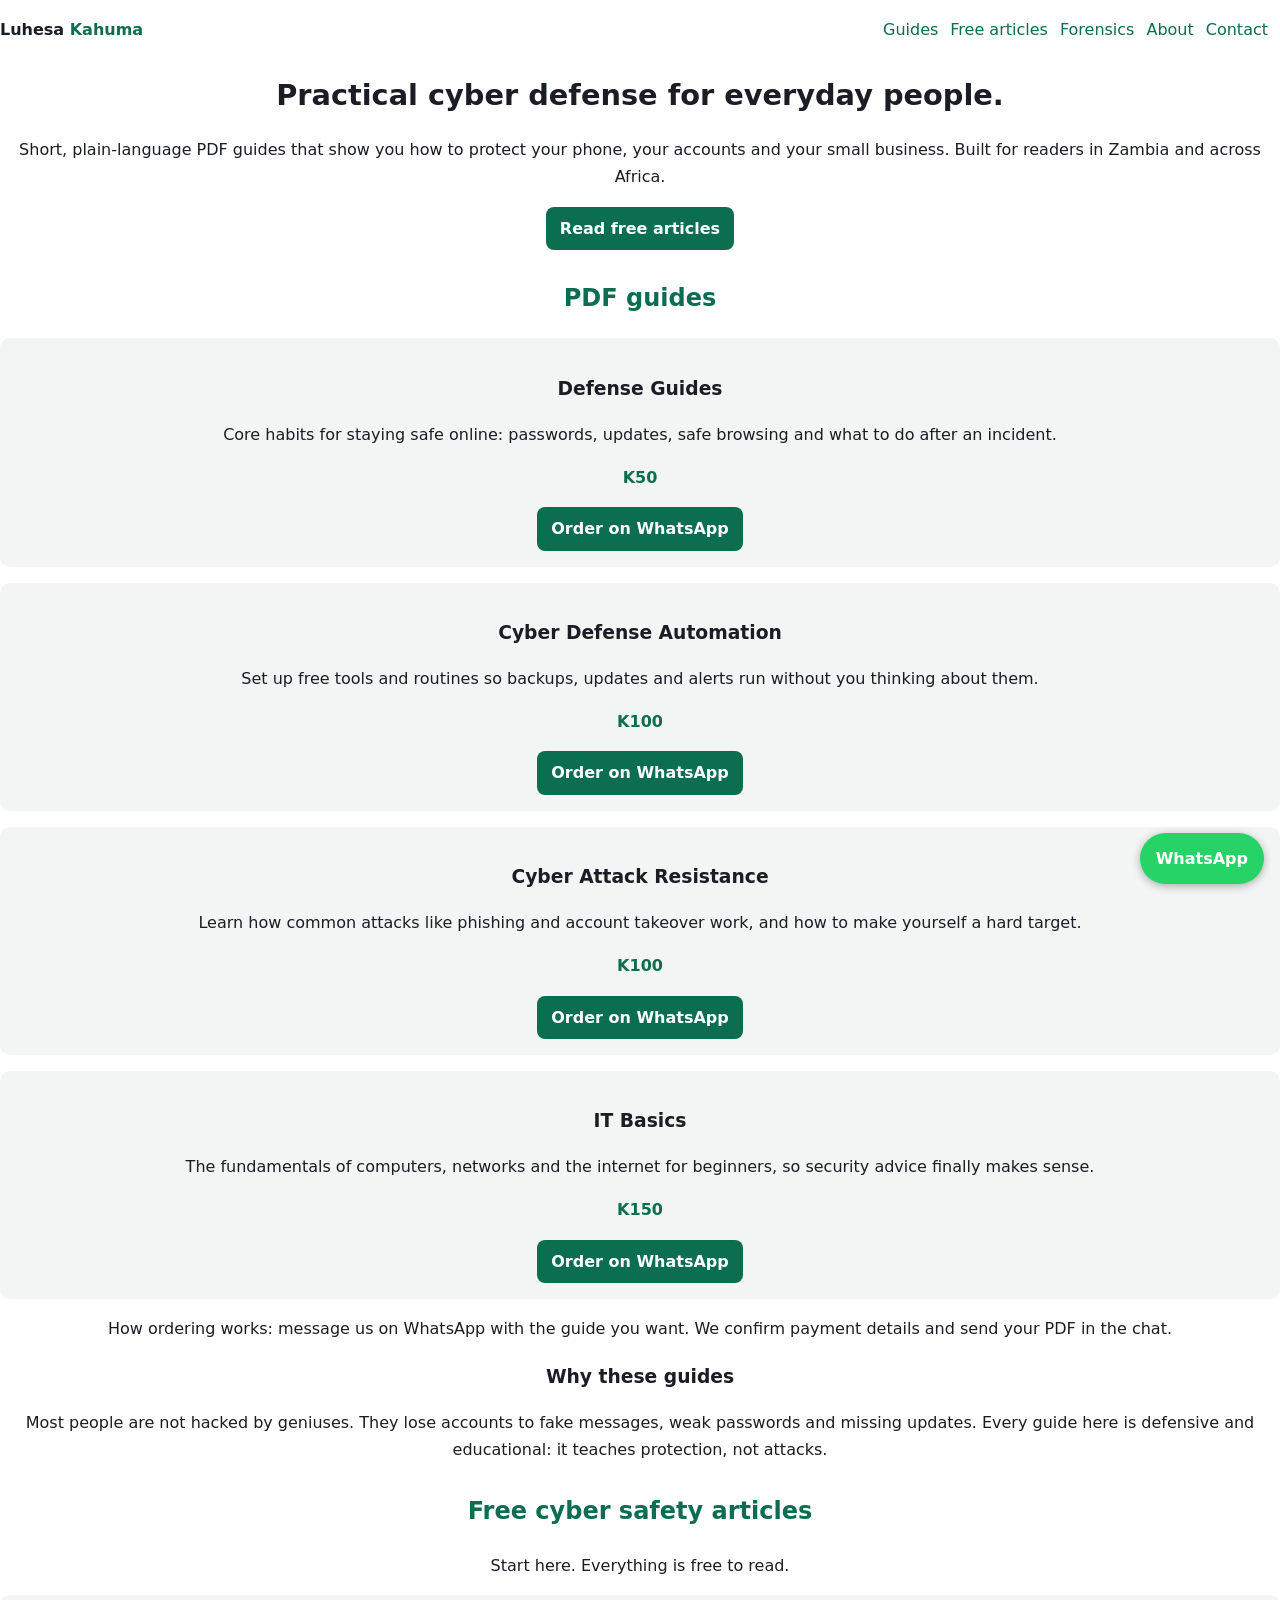
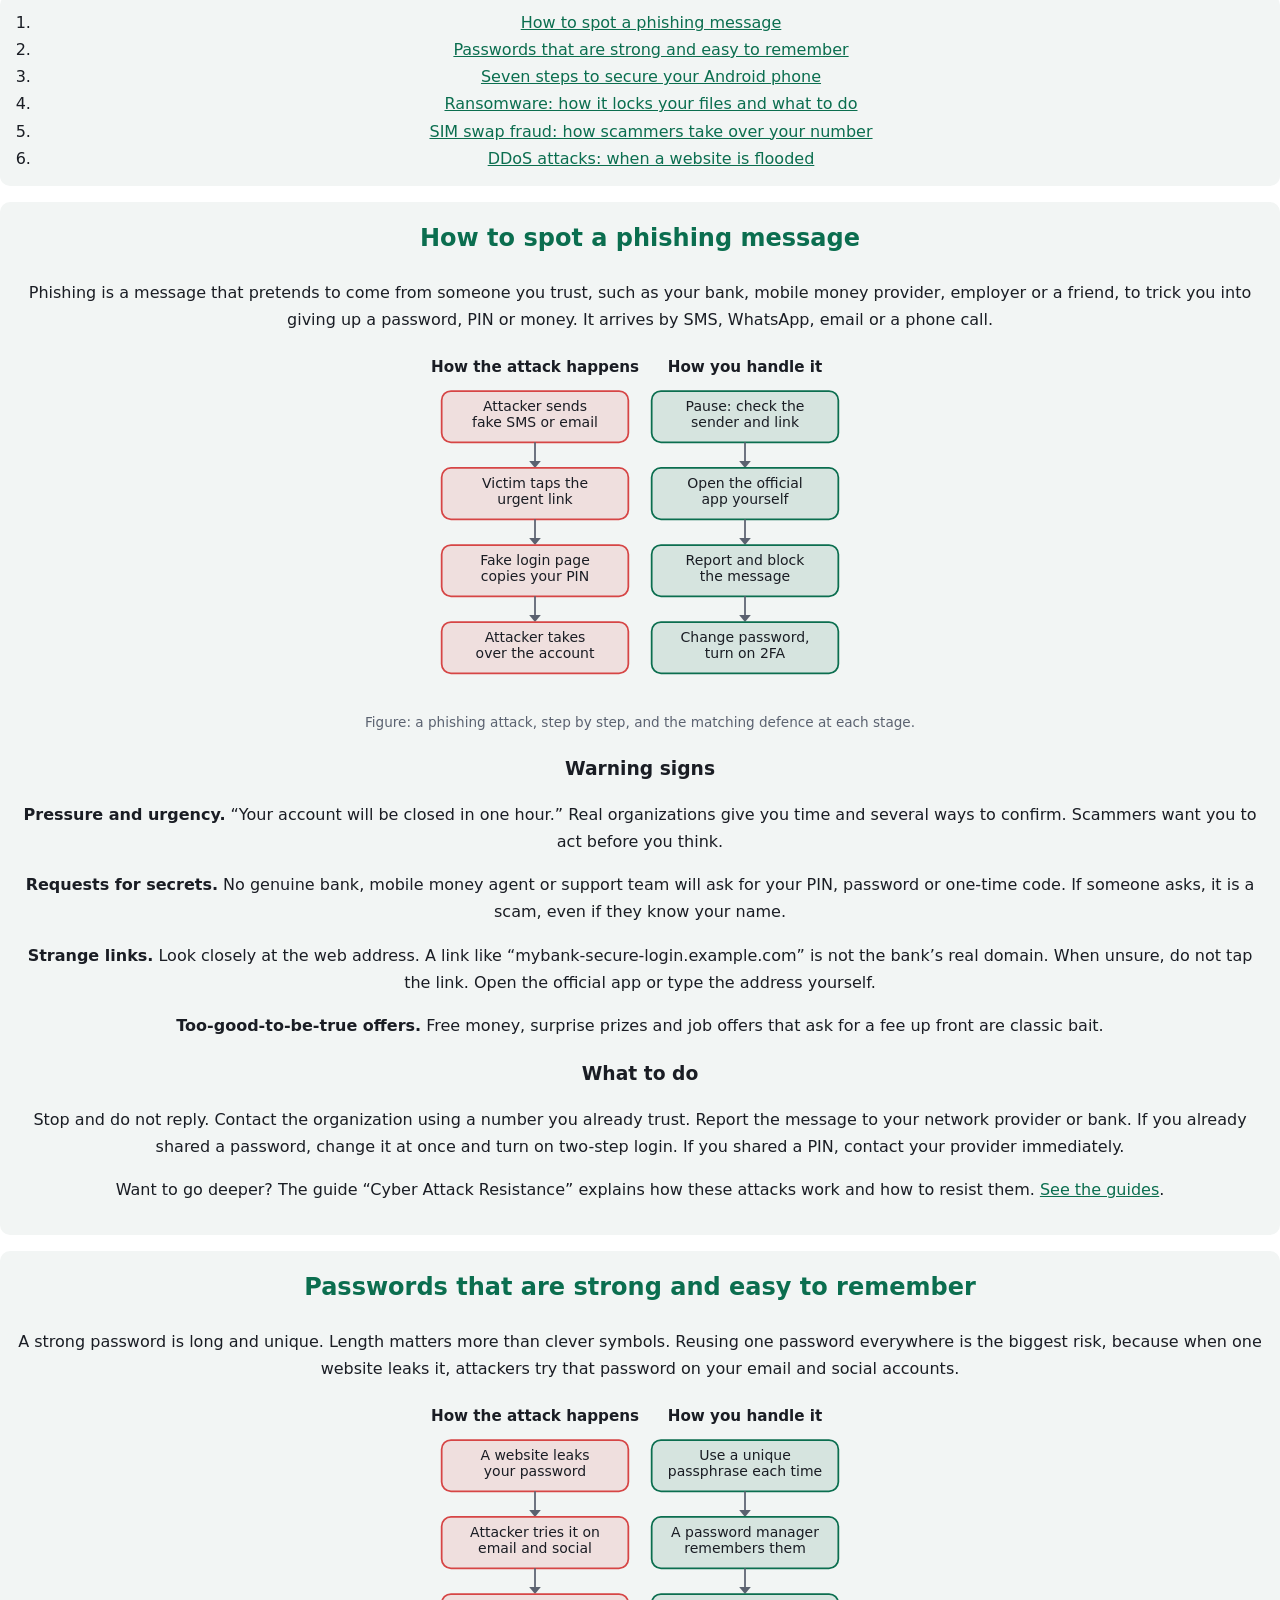
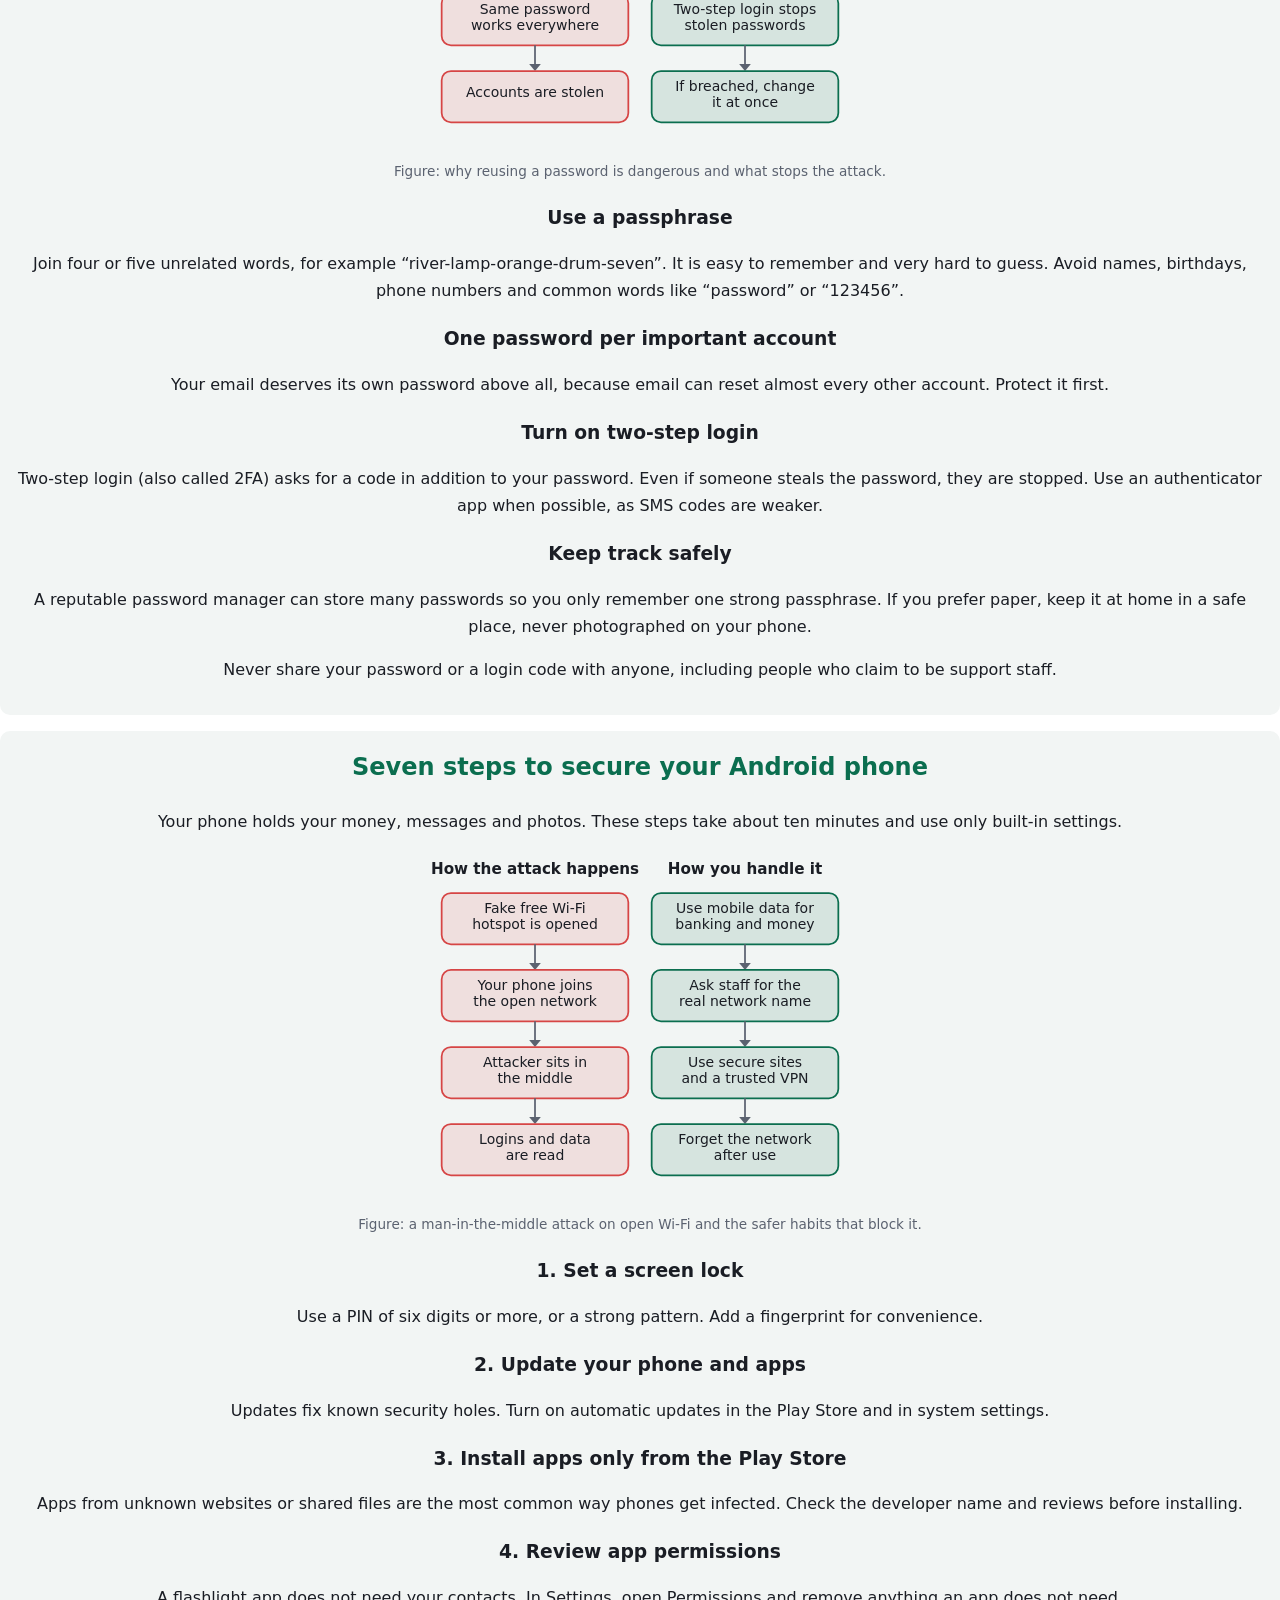
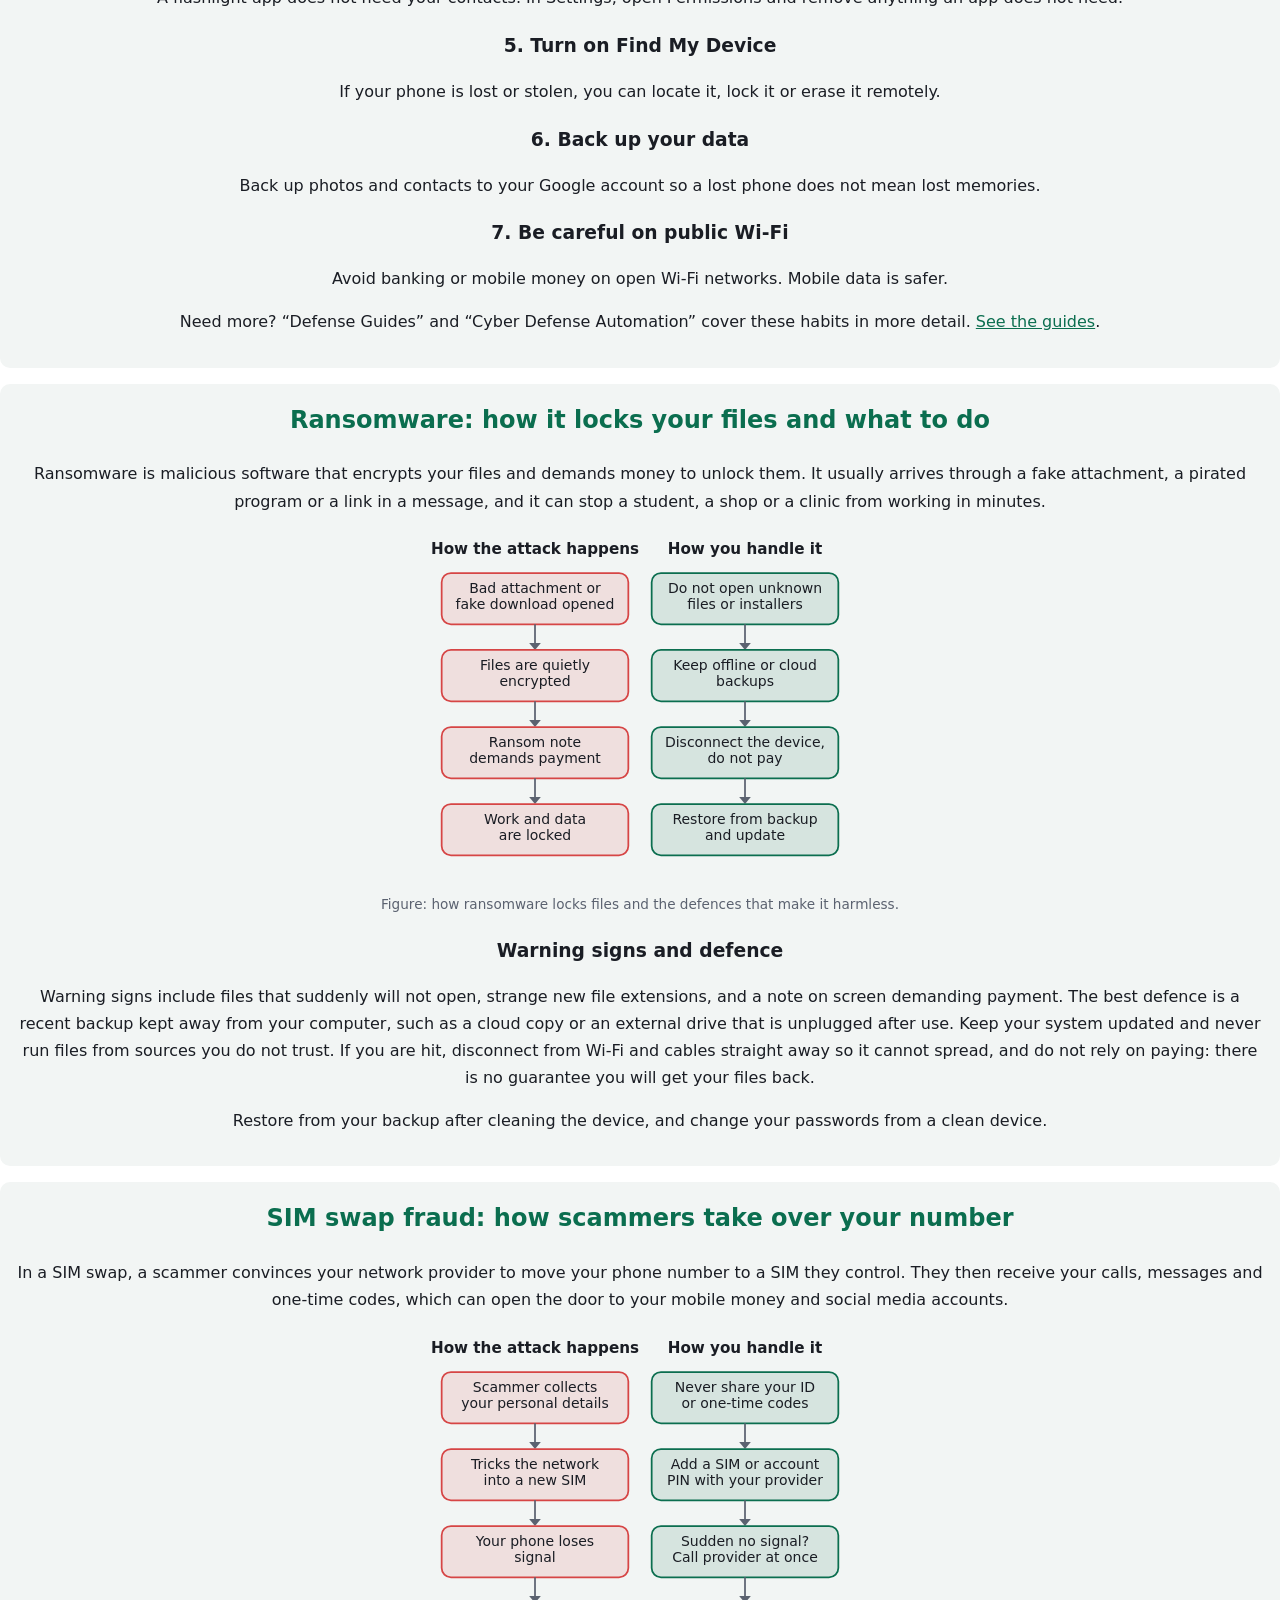
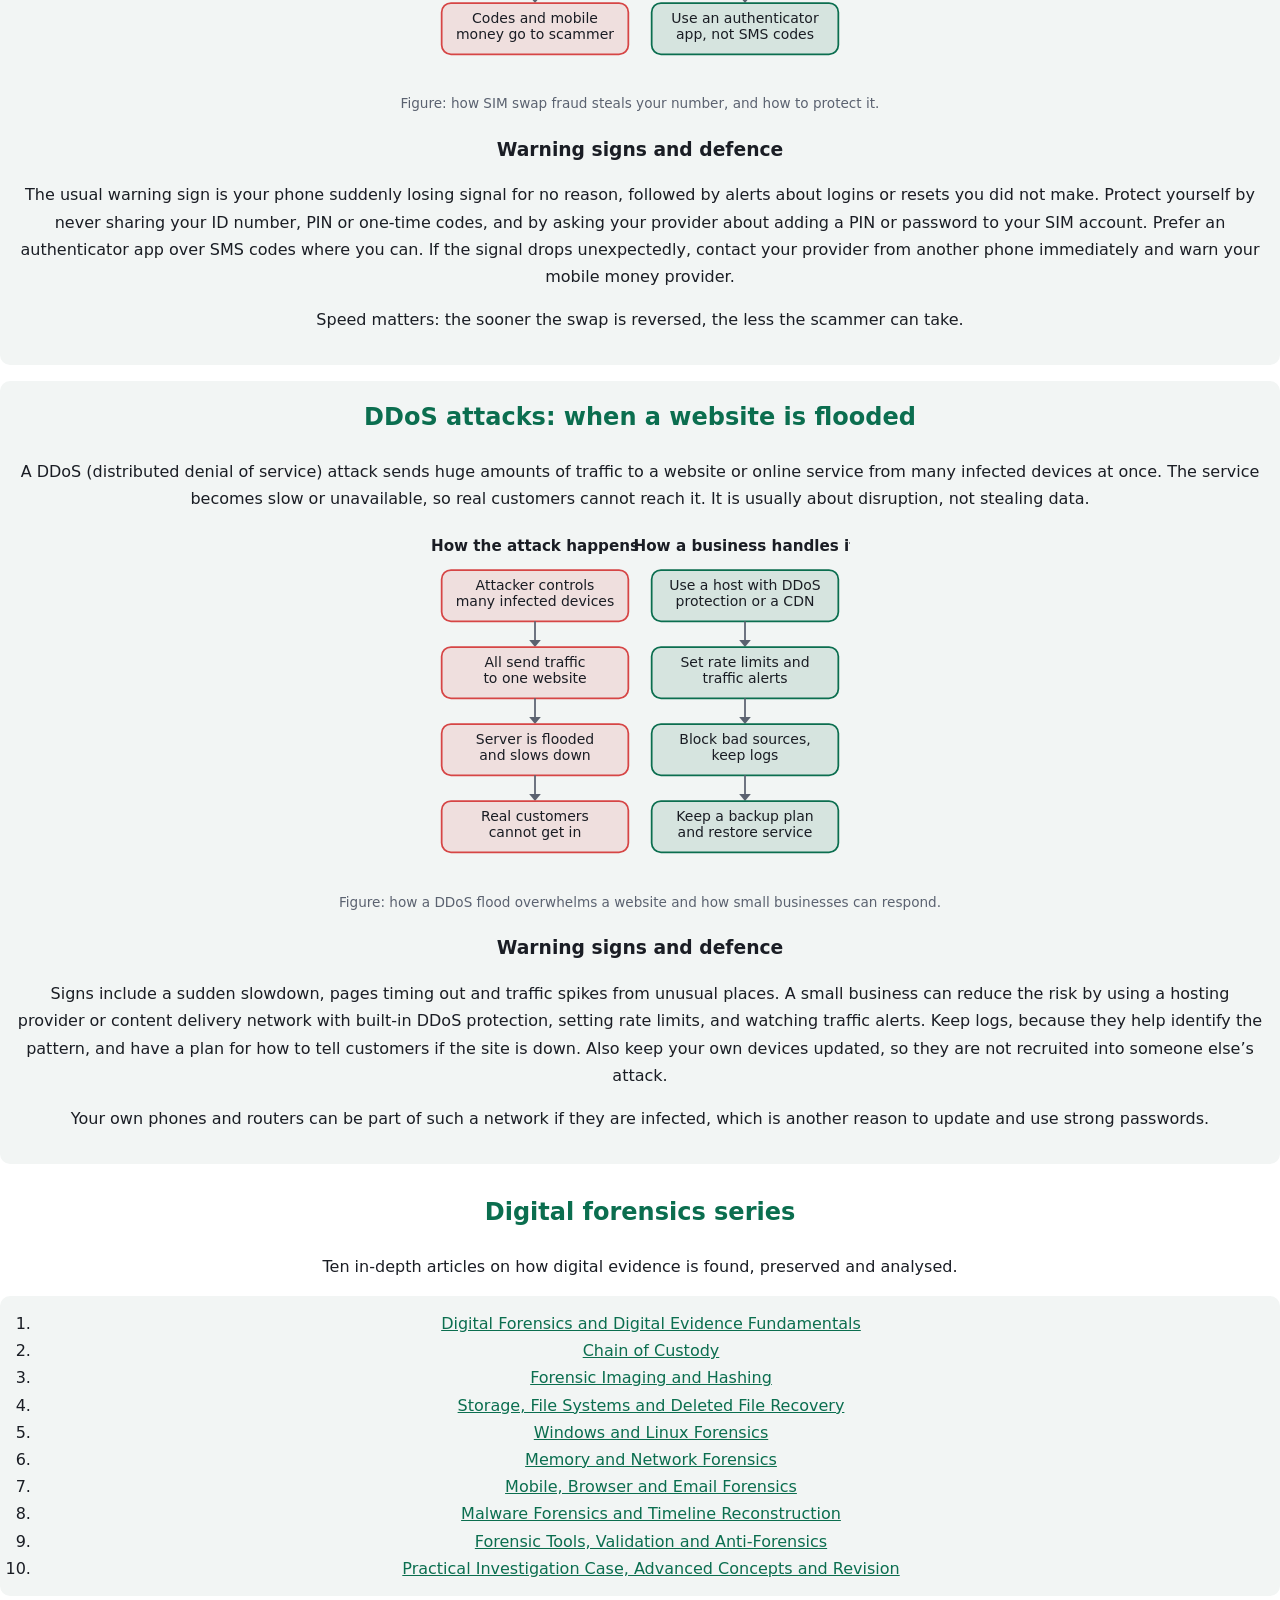
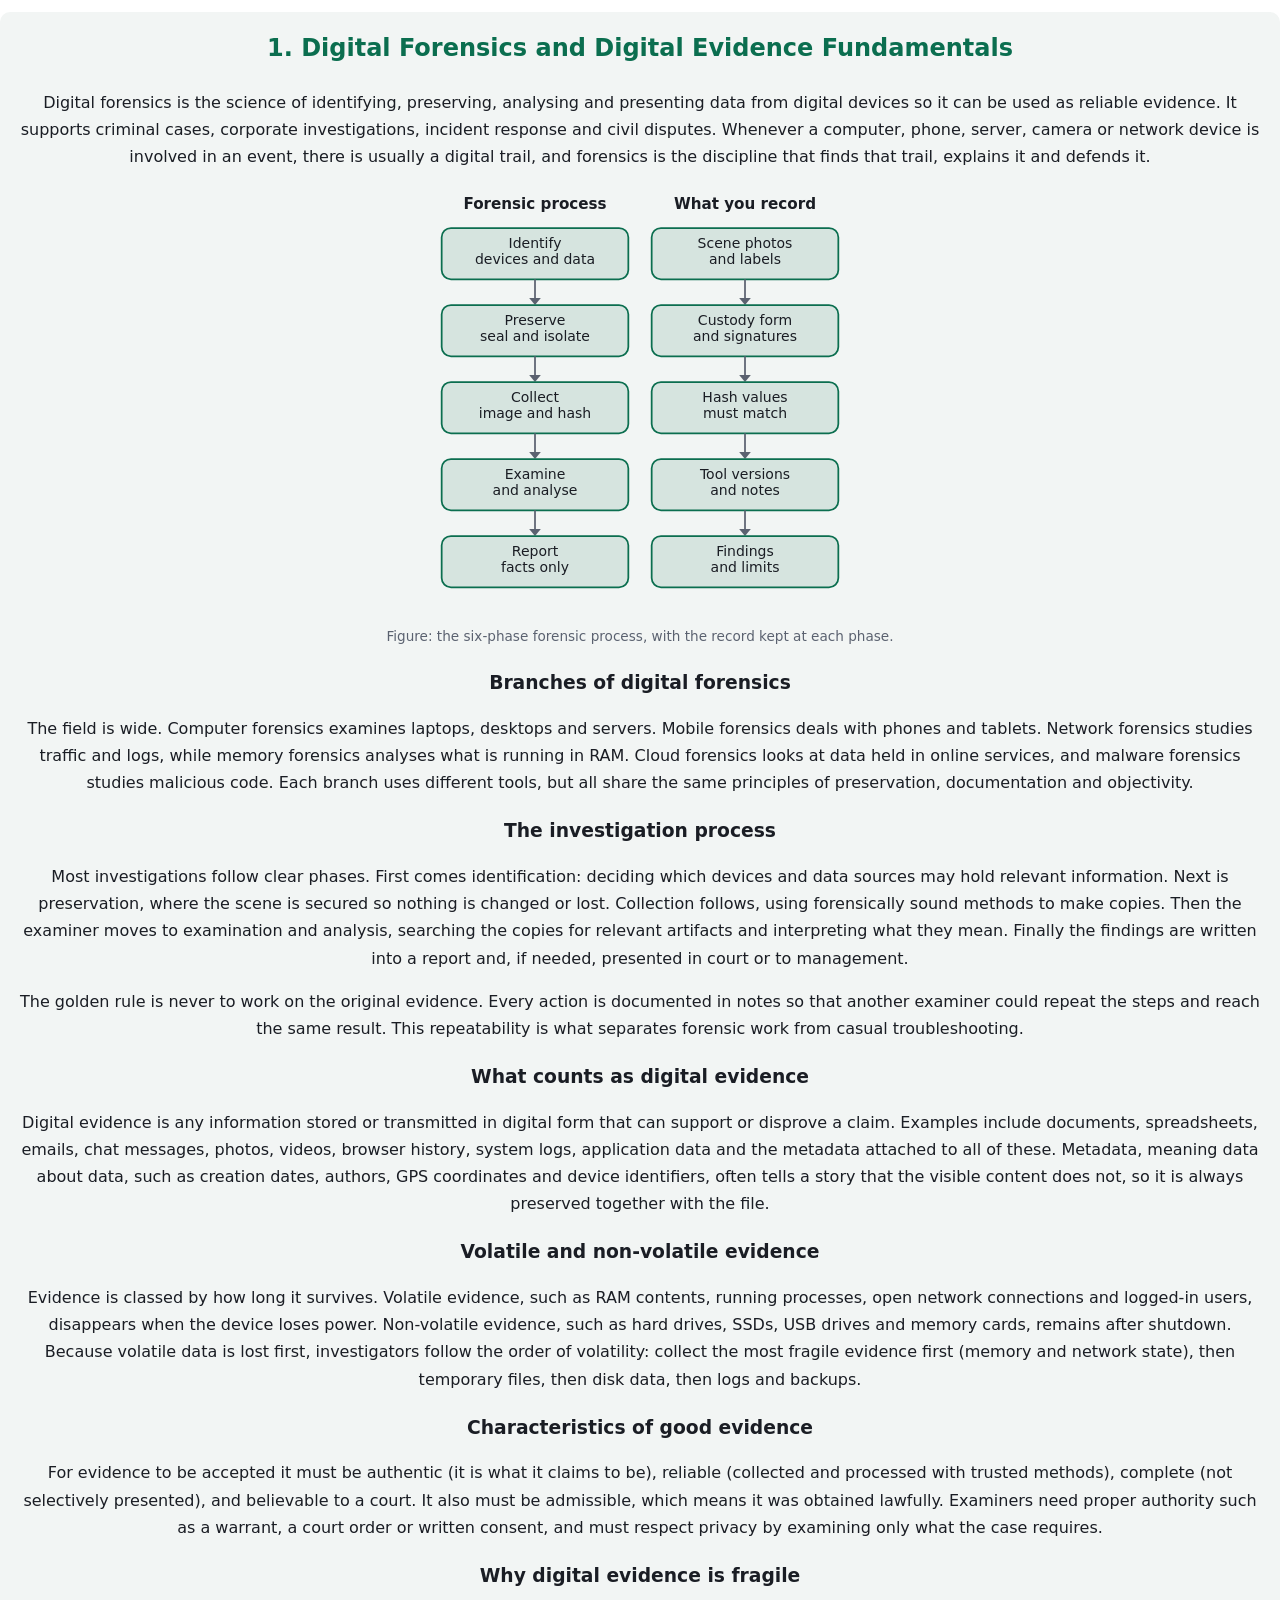
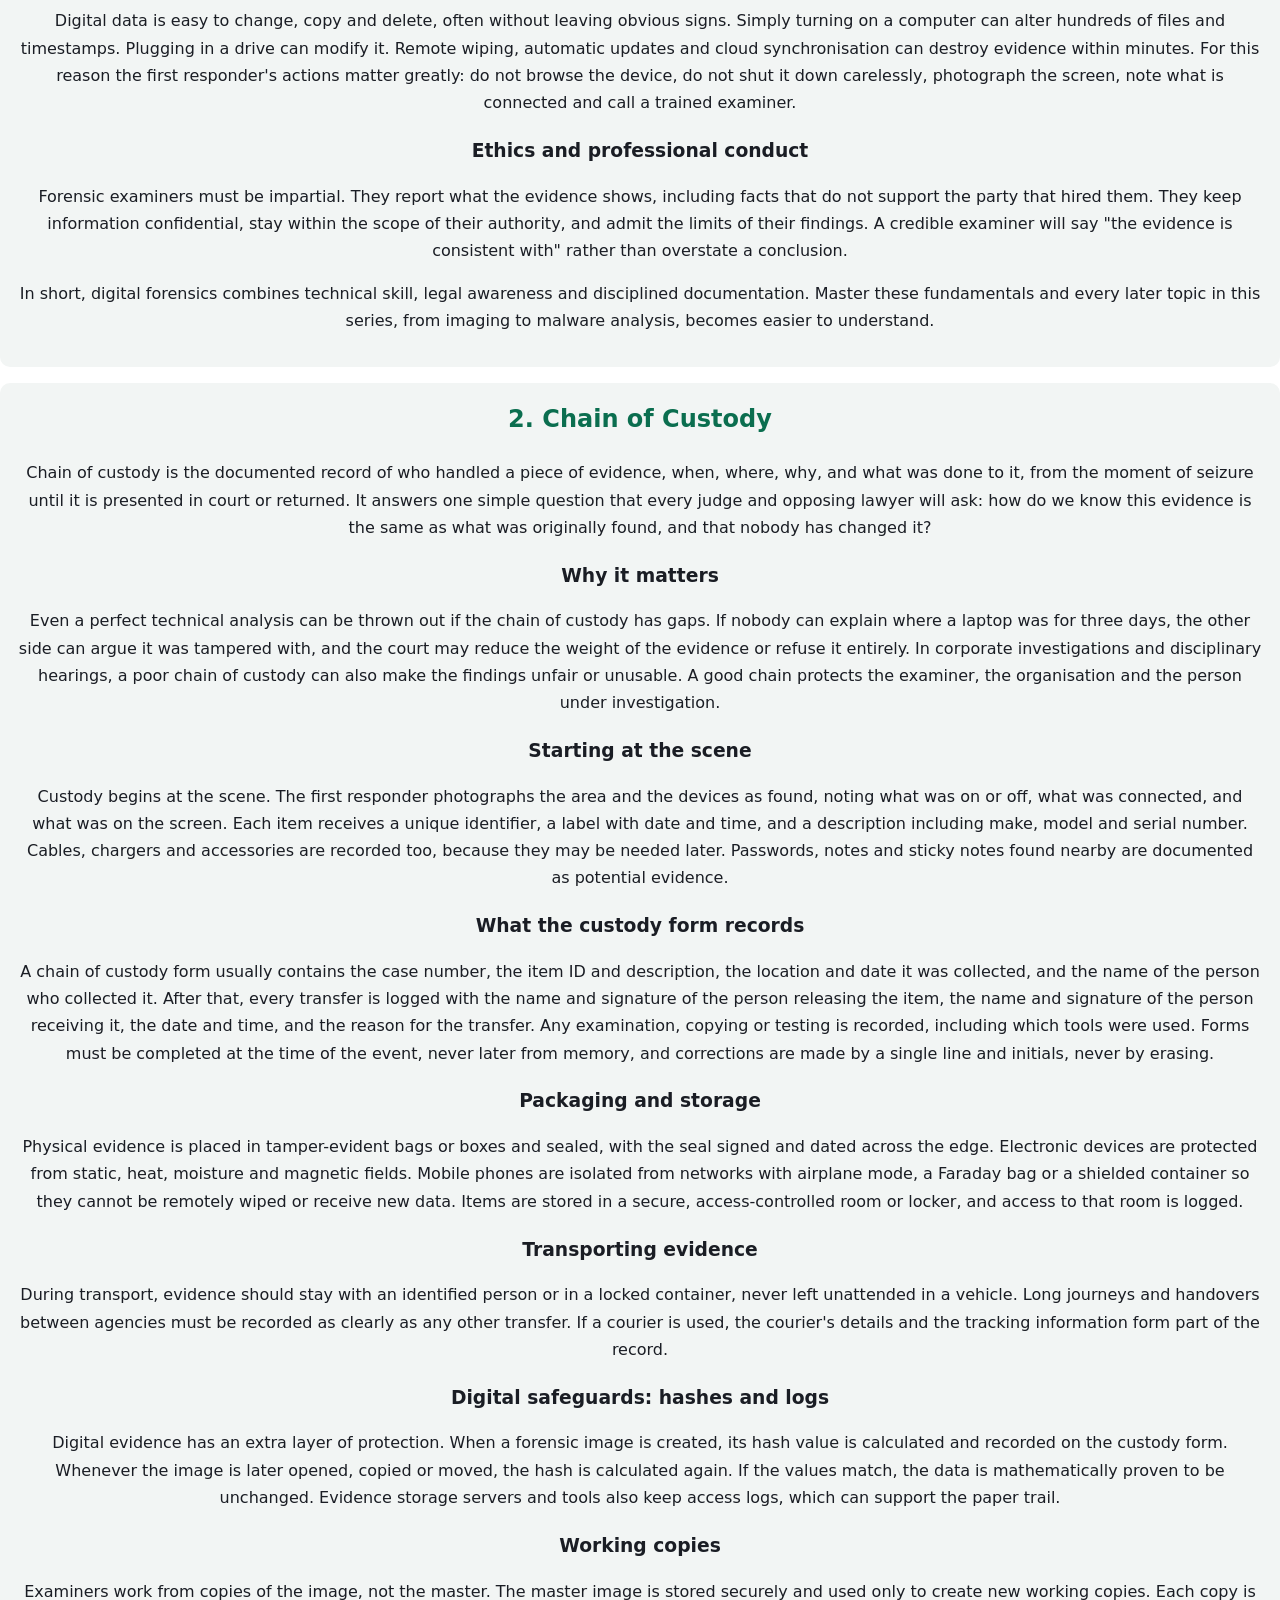
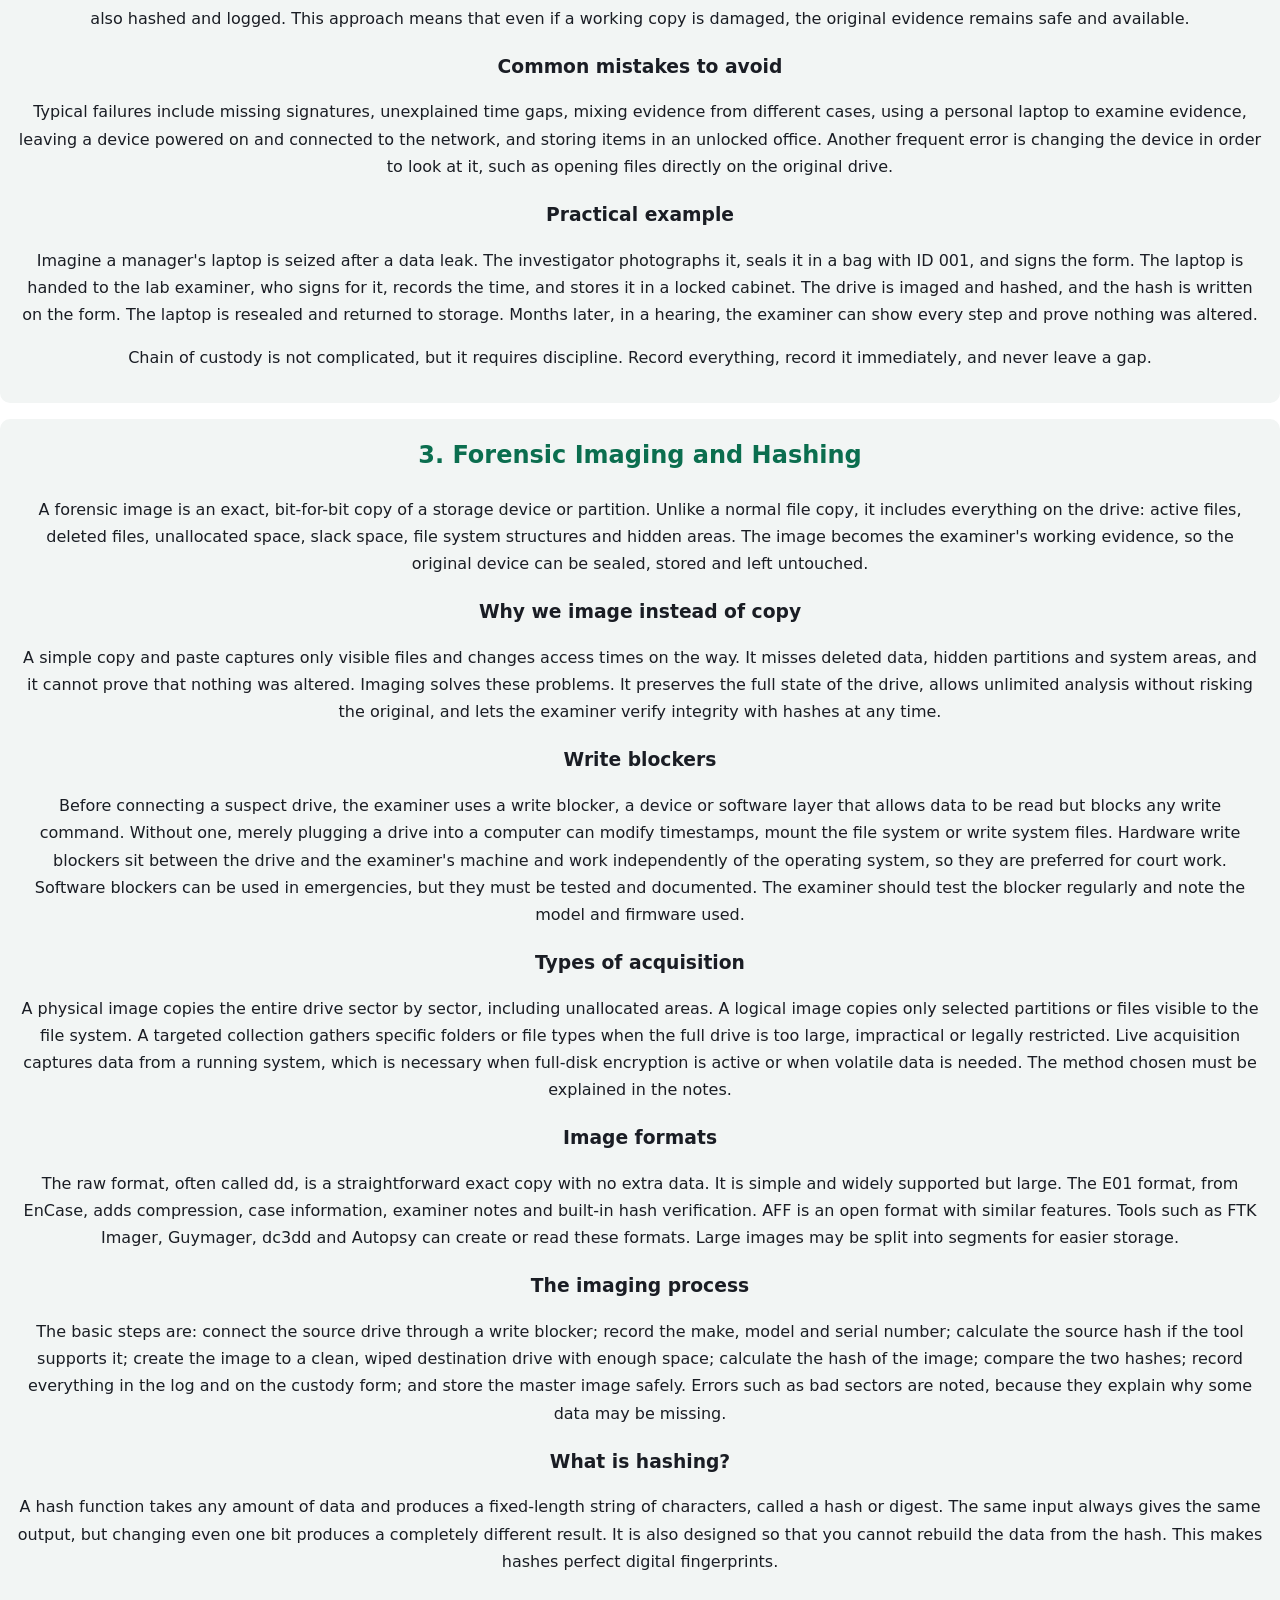
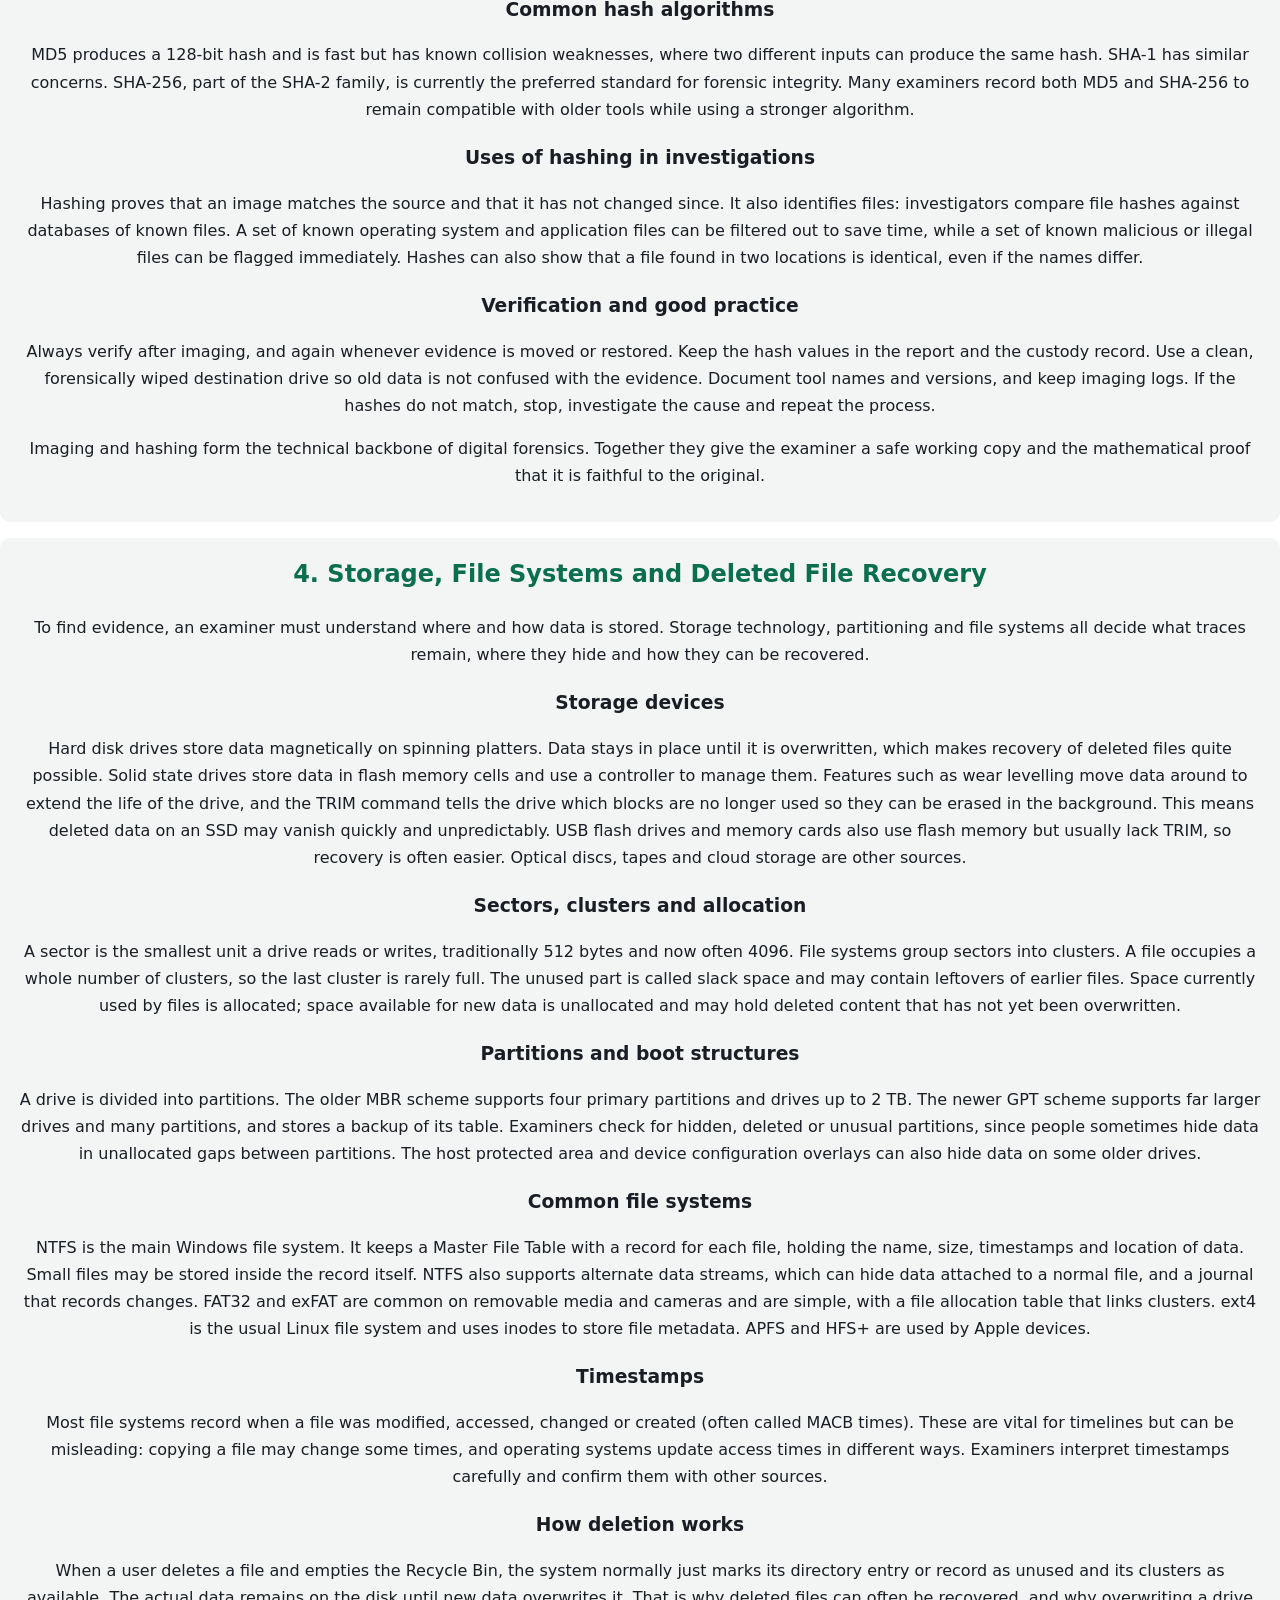
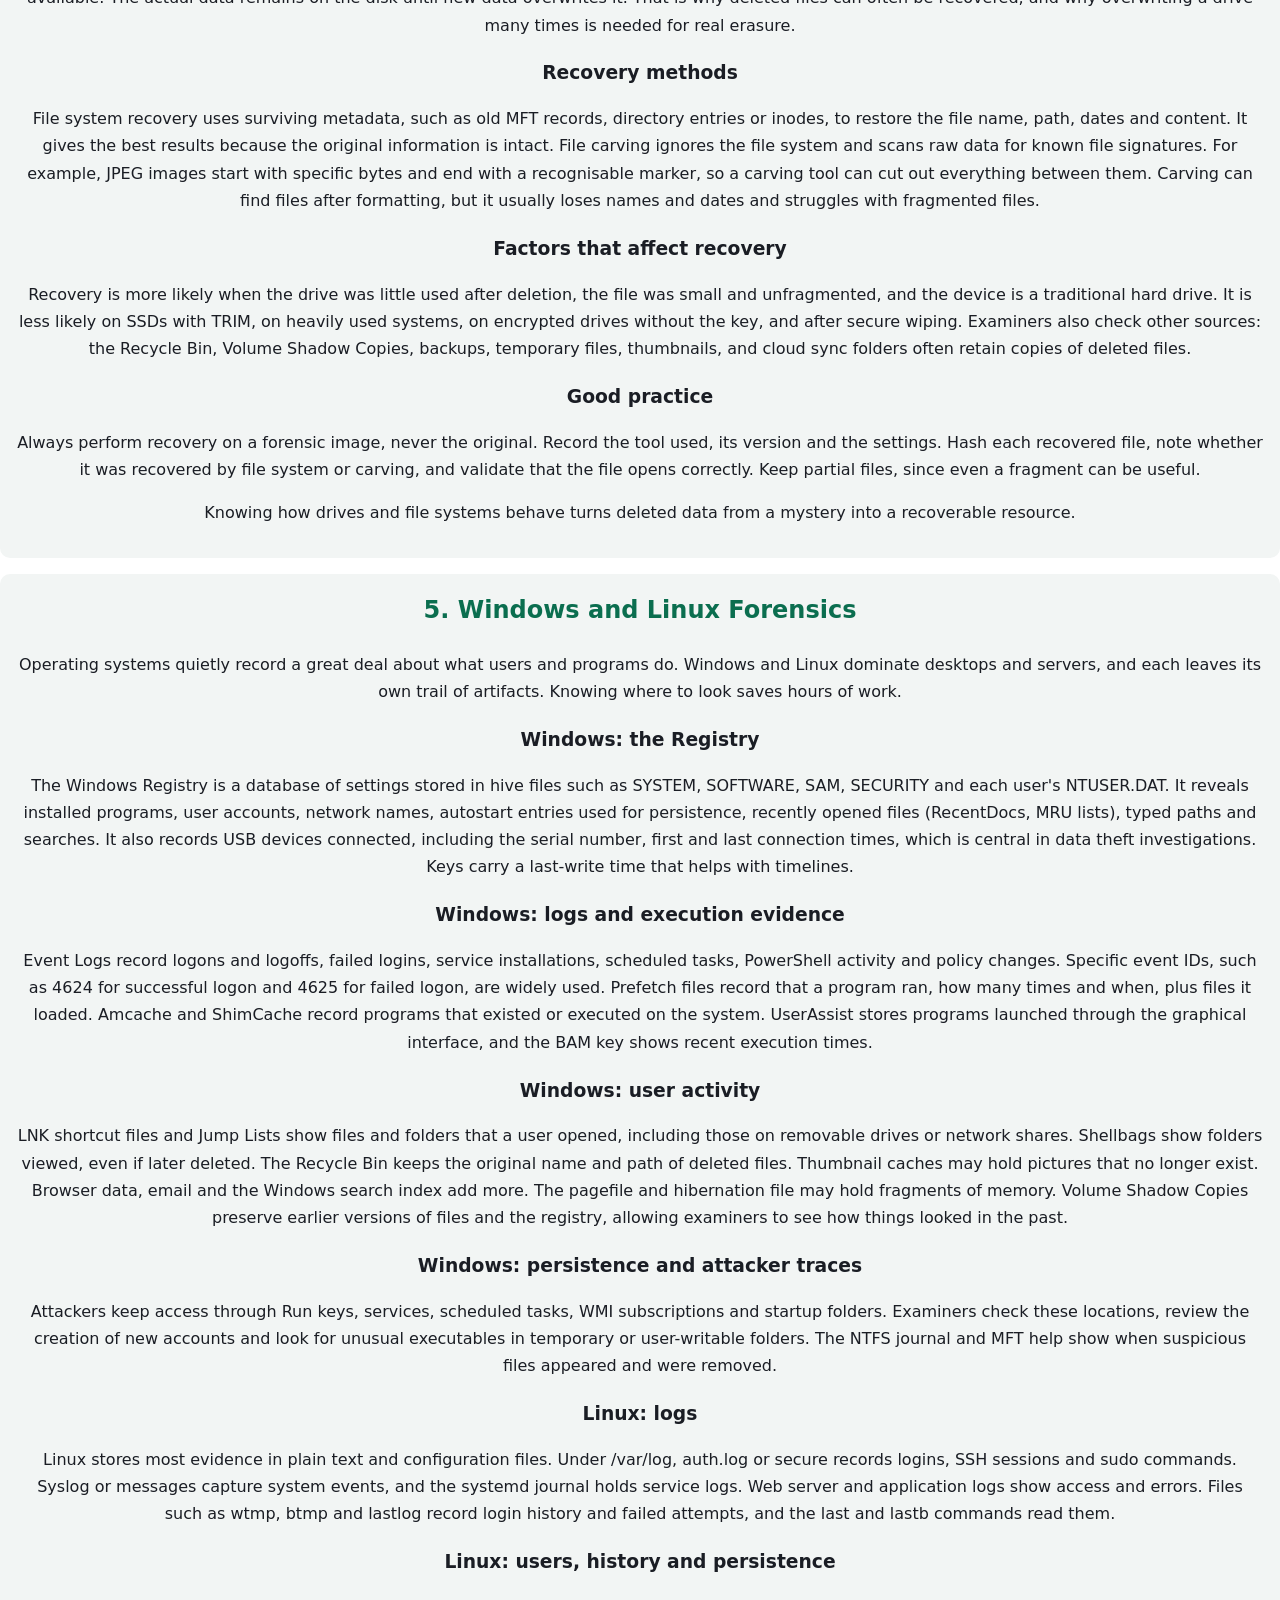
<file: Index.html>
<!DOCTYPE html>
<html lang="en"><head><meta charset="utf-8">
  <script async src="https://pagead2.googlesyndication.com/pagead/js/adsbygoogle.js?client=ca-pub-8002602177546932" crossorigin="anonymous"></script>
<meta name="viewport" content="width=device-width, initial-scale=1">
<title>Luhesa Kahuma – Practical Cyber Defense Guides and Digital Forensics Articles</title>
<meta name="description" content="Plain-language cyber defense PDF guides, free cyber safety articles and a digital forensics series. Based in Zambia.">
<!-- GOOGLE ADSENSE: site script. Keep this in the head of every page. -->
<script async src="https://pagead2.googlesyndication.com/pagead/js/adsbygoogle.js?client=ca-pub-8002602177546932" crossorigin="anonymous"></script>
<style>
:root{--bg:#fff;--fg:#1a1d24;--mu:#5b6270;--ac:#0b6e4f;--cd:#f2f5f4}
@media(prefers-color-scheme:dark){:root{--bg:#10141a;--fg:#e8ecf1;--mu:#9aa4b2;--ac:#4cd1a0;--cd:#1a2029}}
html{scroll-behavior:smooth}
body{margin:0;background:var(--bg);color:var(--fg);font:16px/1.7 system-ui,sans-serif}
header,main,figure{margin:16px 0;text-align:center}svg{width:100%;max-width:420px;height:auto}
svg text{fill:var(--fg);font:12px system-ui,sans-serif}svg .hd{font-weight:700;font-size:13px}
svg rect.bad{fill:rgba(214,69,69,.12);stroke:#d64545;stroke-width:1.5}
svg rect.good{fill:rgba(11,110,79,.12);stroke:var(--ac);stroke-width:1.5}
svg .ln{stroke:var(--mu);stroke-width:1.5}svg .ar{fill:var(--mu)}
figcaption{color:var(--mu);font-size:.85rem;margin-top:4px}
footer{max-width:760px;margin:auto;padding:16px}
.top{display:flex;flex-wrap:wrap;gap:10px 16px;align-items:center;justify-content:space-between}
.top nav a{margin-right:12px;text-decoration:none}
h1{font-size:1.8rem;margin:.4em 0}h2{color:var(--ac);margin-top:0}h3{margin:1em 0 .2em}
a{color:var(--ac)}section{margin:28px 0}
article,.card{background:var(--cd);border-radius:10px;padding:16px;margin:16px 0}
.price{font-weight:700;color:var(--ac)}
.btn{display:inline-block;background:var(--ac);color:var(--bg);padding:8px 14px;border-radius:8px;text-decoration:none;font-weight:600}
nav ol{background:var(--cd);padding:14px 14px 14px 36px;border-radius:10px}
  <button class="theme-toggle" type="button" data-theme-toggle aria-label="Switch to dark mode">
  <span data-theme-icon aria-hidden="true">☾</span>
  <span data-theme-label>Dark mode</span>
</button>
.ad{min-height:0;margin:20px 0;text-align:center}
footer{color:var(--mu);font-size:.9rem}
.wa-float{position:fixed;right:16px;bottom:16px;z-index:50;background:#25D366;color:#fff;padding:12px 16px;border-radius:999px;text-decoration:none;font-weight:700;box-shadow:0 2px 8px rgba(0,0,0,.3)}
</style></head><body>
<header class="top"><strong id="home">Luhesa <span style="color:var(--ac)">Kahuma</span></strong>
<nav><a href="#guides">Guides</a><a href="#articles">Free articles</a><a href="#forensics">Forensics</a><a href="#about">About</a><a href="#contact">Contact</a></nav></header>
<main>
<section><h1>Practical cyber defense for everyday people.</h1>
<p>Short, plain-language PDF guides that show you how to protect your phone, your accounts and your small business. Built for readers in Zambia and across Africa.</p>
<p><a class="btn" href="#articles">Read free articles</a></p></section>

<!-- AD SPOT 1: below the hero, before the PDF guides. To use a manual unit, create a display ad unit in AdSense, copy its slot ID, and uncomment below.
<ins class="adsbygoogle" style="display:block" data-ad-client="ca-pub-8002602177546932" data-ad-slot="YOUR_SLOT_ID" data-ad-format="auto" data-full-width-responsive="true"></ins>
<script>(adsbygoogle=window.adsbygoogle||[]).push({});</script>
-->
<div class="ad" aria-label="Advertisement"></div>

<section id="guides"><h2>PDF guides</h2>
<div class="card"><h3>Defense Guides</h3><p>Core habits for staying safe online: passwords, updates, safe browsing and what to do after an incident.</p><p class="price">K50</p><a class="btn" href="https://wa.me/260964242278?text=Hello%2C%20I%20want%20the%20Defense%20Guides%20PDF%20%28K50%29">Order on WhatsApp</a></div>
<div class="card"><h3>Cyber Defense Automation</h3><p>Set up free tools and routines so backups, updates and alerts run without you thinking about them.</p><p class="price">K100</p><a class="btn" href="https://wa.me/260964242278?text=Hello%2C%20I%20want%20the%20Cyber%20Defense%20Automation%20PDF%20%28K100%29">Order on WhatsApp</a></div>
<div class="card"><h3>Cyber Attack Resistance</h3><p>Learn how common attacks like phishing and account takeover work, and how to make yourself a hard target.</p><p class="price">K100</p><a class="btn" href="https://wa.me/260964242278?text=Hello%2C%20I%20want%20the%20Cyber%20Attack%20Resistance%20PDF%20%28K100%29">Order on WhatsApp</a></div>
<div class="card"><h3>IT Basics</h3><p>The fundamentals of computers, networks and the internet for beginners, so security advice finally makes sense.</p><p class="price">K150</p><a class="btn" href="https://wa.me/260964242278?text=Hello%2C%20I%20want%20the%20IT%20Basics%20PDF%20%28K150%29">Order on WhatsApp</a></div>
<p>How ordering works: message us on WhatsApp with the guide you want. We confirm payment details and send your PDF in the chat.</p>
<h3>Why these guides</h3>
<p>Most people are not hacked by geniuses. They lose accounts to fake messages, weak passwords and missing updates. Every guide here is defensive and educational: it teaches protection, not attacks.</p></section>

<section id="articles"><h2>Free cyber safety articles</h2>
<p>Start here. Everything is free to read.</p>
<nav><ol><li><a href="#a-phishing">How to spot a phishing message</a></li><li><a href="#a-passwords">Passwords that are strong and easy to remember</a></li><li><a href="#a-phone">Seven steps to secure your Android phone</a></li><li><a href="#a-ransomware">Ransomware: how it locks your files and what to do</a></li><li><a href="#a-simswap">SIM swap fraud: how scammers take over your number</a></li><li><a href="#a-ddos">DDoS attacks: when a website is flooded</a></li></ol></nav>

<article id="a-phishing"><h2>How to spot a phishing message</h2>
<p>Phishing is a message that pretends to come from someone you trust, such as your bank, mobile money provider, employer or a friend, to trick you into giving up a password, PIN or money. It arrives by SMS, WhatsApp, email or a phone call.</p><figure><svg viewBox="0 0 360 300" role="img" aria-label="Phishing attack and how to handle it"><text class="hd" x="90" y="20" text-anchor="middle">How the attack happens</text><text class="hd" x="270" y="20" text-anchor="middle">How you handle it</text><rect class="bad" x="10" y="36" width="160" height="44" rx="8"/><text x="90" y="53" text-anchor="middle">Attacker sends</text><text x="90" y="67" text-anchor="middle">fake SMS or email</text><line class="ln" x1="90" y1="80" x2="90" y2="98"/><polygon class="ar" points="85,96 95,96 90,102"/><rect class="bad" x="10" y="102" width="160" height="44" rx="8"/><text x="90" y="119" text-anchor="middle">Victim taps the</text><text x="90" y="133" text-anchor="middle">urgent link</text><line class="ln" x1="90" y1="146" x2="90" y2="164"/><polygon class="ar" points="85,162 95,162 90,168"/><rect class="bad" x="10" y="168" width="160" height="44" rx="8"/><text x="90" y="185" text-anchor="middle">Fake login page</text><text x="90" y="199" text-anchor="middle">copies your PIN</text><line class="ln" x1="90" y1="212" x2="90" y2="230"/><polygon class="ar" points="85,228 95,228 90,234"/><rect class="bad" x="10" y="234" width="160" height="44" rx="8"/><text x="90" y="251" text-anchor="middle">Attacker takes</text><text x="90" y="265" text-anchor="middle">over the account</text><rect class="good" x="190" y="36" width="160" height="44" rx="8"/><text x="270" y="53" text-anchor="middle">Pause: check the</text><text x="270" y="67" text-anchor="middle">sender and link</text><line class="ln" x1="270" y1="80" x2="270" y2="98"/><polygon class="ar" points="265,96 275,96 270,102"/><rect class="good" x="190" y="102" width="160" height="44" rx="8"/><text x="270" y="119" text-anchor="middle">Open the official</text><text x="270" y="133" text-anchor="middle">app yourself</text><line class="ln" x1="270" y1="146" x2="270" y2="164"/><polygon class="ar" points="265,162 275,162 270,168"/><rect class="good" x="190" y="168" width="160" height="44" rx="8"/><text x="270" y="185" text-anchor="middle">Report and block</text><text x="270" y="199" text-anchor="middle">the message</text><line class="ln" x1="270" y1="212" x2="270" y2="230"/><polygon class="ar" points="265,228 275,228 270,234"/><rect class="good" x="190" y="234" width="160" height="44" rx="8"/><text x="270" y="251" text-anchor="middle">Change password,</text><text x="270" y="265" text-anchor="middle">turn on 2FA</text></svg><figcaption>Figure: a phishing attack, step by step, and the matching defence at each stage.</figcaption></figure>
<h3>Warning signs</h3>
<p><strong>Pressure and urgency.</strong> “Your account will be closed in one hour.” Real organizations give you time and several ways to confirm. Scammers want you to act before you think.</p>
<p><strong>Requests for secrets.</strong> No genuine bank, mobile money agent or support team will ask for your PIN, password or one-time code. If someone asks, it is a scam, even if they know your name.</p>
<p><strong>Strange links.</strong> Look closely at the web address. A link like “mybank-secure-login.example.com” is not the bank’s real domain. When unsure, do not tap the link. Open the official app or type the address yourself.</p>
<p><strong>Too-good-to-be-true offers.</strong> Free money, surprise prizes and job offers that ask for a fee up front are classic bait.</p>
<h3>What to do</h3>
<p>Stop and do not reply. Contact the organization using a number you already trust. Report the message to your network provider or bank. If you already shared a password, change it at once and turn on two-step login. If you shared a PIN, contact your provider immediately.</p>
<p>Want to go deeper? The guide “Cyber Attack Resistance” explains how these attacks work and how to resist them. <a href="#guides">See the guides</a>.</p></article>

<article id="a-passwords"><h2>Passwords that are strong and easy to remember</h2>
<p>A strong password is long and unique. Length matters more than clever symbols. Reusing one password everywhere is the biggest risk, because when one website leaks it, attackers try that password on your email and social accounts.</p><figure><svg viewBox="0 0 360 300" role="img" aria-label="Password reuse attack and defence"><text class="hd" x="90" y="20" text-anchor="middle">How the attack happens</text><text class="hd" x="270" y="20" text-anchor="middle">How you handle it</text><rect class="bad" x="10" y="36" width="160" height="44" rx="8"/><text x="90" y="53" text-anchor="middle">A website leaks</text><text x="90" y="67" text-anchor="middle">your password</text><line class="ln" x1="90" y1="80" x2="90" y2="98"/><polygon class="ar" points="85,96 95,96 90,102"/><rect class="bad" x="10" y="102" width="160" height="44" rx="8"/><text x="90" y="119" text-anchor="middle">Attacker tries it on</text><text x="90" y="133" text-anchor="middle">email and social</text><line class="ln" x1="90" y1="146" x2="90" y2="164"/><polygon class="ar" points="85,162 95,162 90,168"/><rect class="bad" x="10" y="168" width="160" height="44" rx="8"/><text x="90" y="185" text-anchor="middle">Same password</text><text x="90" y="199" text-anchor="middle">works everywhere</text><line class="ln" x1="90" y1="212" x2="90" y2="230"/><polygon class="ar" points="85,228 95,228 90,234"/><rect class="bad" x="10" y="234" width="160" height="44" rx="8"/><text x="90" y="256" text-anchor="middle">Accounts are stolen</text><rect class="good" x="190" y="36" width="160" height="44" rx="8"/><text x="270" y="53" text-anchor="middle">Use a unique</text><text x="270" y="67" text-anchor="middle">passphrase each time</text><line class="ln" x1="270" y1="80" x2="270" y2="98"/><polygon class="ar" points="265,96 275,96 270,102"/><rect class="good" x="190" y="102" width="160" height="44" rx="8"/><text x="270" y="119" text-anchor="middle">A password manager</text><text x="270" y="133" text-anchor="middle">remembers them</text><line class="ln" x1="270" y1="146" x2="270" y2="164"/><polygon class="ar" points="265,162 275,162 270,168"/><rect class="good" x="190" y="168" width="160" height="44" rx="8"/><text x="270" y="185" text-anchor="middle">Two-step login stops</text><text x="270" y="199" text-anchor="middle">stolen passwords</text><line class="ln" x1="270" y1="212" x2="270" y2="230"/><polygon class="ar" points="265,228 275,228 270,234"/><rect class="good" x="190" y="234" width="160" height="44" rx="8"/><text x="270" y="251" text-anchor="middle">If breached, change</text><text x="270" y="265" text-anchor="middle">it at once</text></svg><figcaption>Figure: why reusing a password is dangerous and what stops the attack.</figcaption></figure>
<h3>Use a passphrase</h3>
<p>Join four or five unrelated words, for example “river-lamp-orange-drum-seven”. It is easy to remember and very hard to guess. Avoid names, birthdays, phone numbers and common words like “password” or “123456”.</p>
<h3>One password per important account</h3>
<p>Your email deserves its own password above all, because email can reset almost every other account. Protect it first.</p>
<h3>Turn on two-step login</h3>
<p>Two-step login (also called 2FA) asks for a code in addition to your password. Even if someone steals the password, they are stopped. Use an authenticator app when possible, as SMS codes are weaker.</p>
<h3>Keep track safely</h3>
<p>A reputable password manager can store many passwords so you only remember one strong passphrase. If you prefer paper, keep it at home in a safe place, never photographed on your phone.</p>
<p>Never share your password or a login code with anyone, including people who claim to be support staff.</p></article>

<article id="a-phone"><h2>Seven steps to secure your Android phone</h2>
<p>Your phone holds your money, messages and photos. These steps take about ten minutes and use only built-in settings.</p><figure><svg viewBox="0 0 360 300" role="img" aria-label="Fake public Wi-Fi attack and defence"><text class="hd" x="90" y="20" text-anchor="middle">How the attack happens</text><text class="hd" x="270" y="20" text-anchor="middle">How you handle it</text><rect class="bad" x="10" y="36" width="160" height="44" rx="8"/><text x="90" y="53" text-anchor="middle">Fake free Wi-Fi</text><text x="90" y="67" text-anchor="middle">hotspot is opened</text><line class="ln" x1="90" y1="80" x2="90" y2="98"/><polygon class="ar" points="85,96 95,96 90,102"/><rect class="bad" x="10" y="102" width="160" height="44" rx="8"/><text x="90" y="119" text-anchor="middle">Your phone joins</text><text x="90" y="133" text-anchor="middle">the open network</text><line class="ln" x1="90" y1="146" x2="90" y2="164"/><polygon class="ar" points="85,162 95,162 90,168"/><rect class="bad" x="10" y="168" width="160" height="44" rx="8"/><text x="90" y="185" text-anchor="middle">Attacker sits in</text><text x="90" y="199" text-anchor="middle">the middle</text><line class="ln" x1="90" y1="212" x2="90" y2="230"/><polygon class="ar" points="85,228 95,228 90,234"/><rect class="bad" x="10" y="234" width="160" height="44" rx="8"/><text x="90" y="251" text-anchor="middle">Logins and data</text><text x="90" y="265" text-anchor="middle">are read</text><rect class="good" x="190" y="36" width="160" height="44" rx="8"/><text x="270" y="53" text-anchor="middle">Use mobile data for</text><text x="270" y="67" text-anchor="middle">banking and money</text><line class="ln" x1="270" y1="80" x2="270" y2="98"/><polygon class="ar" points="265,96 275,96 270,102"/><rect class="good" x="190" y="102" width="160" height="44" rx="8"/><text x="270" y="119" text-anchor="middle">Ask staff for the</text><text x="270" y="133" text-anchor="middle">real network name</text><line class="ln" x1="270" y1="146" x2="270" y2="164"/><polygon class="ar" points="265,162 275,162 270,168"/><rect class="good" x="190" y="168" width="160" height="44" rx="8"/><text x="270" y="185" text-anchor="middle">Use secure sites</text><text x="270" y="199" text-anchor="middle">and a trusted VPN</text><line class="ln" x1="270" y1="212" x2="270" y2="230"/><polygon class="ar" points="265,228 275,228 270,234"/><rect class="good" x="190" y="234" width="160" height="44" rx="8"/><text x="270" y="251" text-anchor="middle">Forget the network</text><text x="270" y="265" text-anchor="middle">after use</text></svg><figcaption>Figure: a man-in-the-middle attack on open Wi-Fi and the safer habits that block it.</figcaption></figure>
<h3>1. Set a screen lock</h3><p>Use a PIN of six digits or more, or a strong pattern. Add a fingerprint for convenience.</p>
<h3>2. Update your phone and apps</h3><p>Updates fix known security holes. Turn on automatic updates in the Play Store and in system settings.</p>
<h3>3. Install apps only from the Play Store</h3><p>Apps from unknown websites or shared files are the most common way phones get infected. Check the developer name and reviews before installing.</p>
<h3>4. Review app permissions</h3><p>A flashlight app does not need your contacts. In Settings, open Permissions and remove anything an app does not need.</p>
<h3>5. Turn on Find My Device</h3><p>If your phone is lost or stolen, you can locate it, lock it or erase it remotely.</p>
<h3>6. Back up your data</h3><p>Back up photos and contacts to your Google account so a lost phone does not mean lost memories.</p>
<h3>7. Be careful on public Wi-Fi</h3><p>Avoid banking or mobile money on open Wi-Fi networks. Mobile data is safer.</p>
<p>Need more? “Defense Guides” and “Cyber Defense Automation” cover these habits in more detail. <a href="#guides">See the guides</a>.</p></article><article id="a-ransomware"><h2>Ransomware: how it locks your files and what to do</h2><p>Ransomware is malicious software that encrypts your files and demands money to unlock them. It usually arrives through a fake attachment, a pirated program or a link in a message, and it can stop a student, a shop or a clinic from working in minutes.</p><figure><svg viewBox="0 0 360 300" role="img" aria-label="Ransomware attack and defence"><text class="hd" x="90" y="20" text-anchor="middle">How the attack happens</text><text class="hd" x="270" y="20" text-anchor="middle">How you handle it</text><rect class="bad" x="10" y="36" width="160" height="44" rx="8"/><text x="90" y="53" text-anchor="middle">Bad attachment or</text><text x="90" y="67" text-anchor="middle">fake download opened</text><line class="ln" x1="90" y1="80" x2="90" y2="98"/><polygon class="ar" points="85,96 95,96 90,102"/><rect class="bad" x="10" y="102" width="160" height="44" rx="8"/><text x="90" y="119" text-anchor="middle">Files are quietly</text><text x="90" y="133" text-anchor="middle">encrypted</text><line class="ln" x1="90" y1="146" x2="90" y2="164"/><polygon class="ar" points="85,162 95,162 90,168"/><rect class="bad" x="10" y="168" width="160" height="44" rx="8"/><text x="90" y="185" text-anchor="middle">Ransom note</text><text x="90" y="199" text-anchor="middle">demands payment</text><line class="ln" x1="90" y1="212" x2="90" y2="230"/><polygon class="ar" points="85,228 95,228 90,234"/><rect class="bad" x="10" y="234" width="160" height="44" rx="8"/><text x="90" y="251" text-anchor="middle">Work and data</text><text x="90" y="265" text-anchor="middle">are locked</text><rect class="good" x="190" y="36" width="160" height="44" rx="8"/><text x="270" y="53" text-anchor="middle">Do not open unknown</text><text x="270" y="67" text-anchor="middle">files or installers</text><line class="ln" x1="270" y1="80" x2="270" y2="98"/><polygon class="ar" points="265,96 275,96 270,102"/><rect class="good" x="190" y="102" width="160" height="44" rx="8"/><text x="270" y="119" text-anchor="middle">Keep offline or cloud</text><text x="270" y="133" text-anchor="middle">backups</text><line class="ln" x1="270" y1="146" x2="270" y2="164"/><polygon class="ar" points="265,162 275,162 270,168"/><rect class="good" x="190" y="168" width="160" height="44" rx="8"/><text x="270" y="185" text-anchor="middle">Disconnect the device,</text><text x="270" y="199" text-anchor="middle">do not pay</text><line class="ln" x1="270" y1="212" x2="270" y2="230"/><polygon class="ar" points="265,228 275,228 270,234"/><rect class="good" x="190" y="234" width="160" height="44" rx="8"/><text x="270" y="251" text-anchor="middle">Restore from backup</text><text x="270" y="265" text-anchor="middle">and update</text></svg><figcaption>Figure: how ransomware locks files and the defences that make it harmless.</figcaption></figure><h3>Warning signs and defence</h3><p>Warning signs include files that suddenly will not open, strange new file extensions, and a note on screen demanding payment. The best defence is a recent backup kept away from your computer, such as a cloud copy or an external drive that is unplugged after use. Keep your system updated and never run files from sources you do not trust. If you are hit, disconnect from Wi-Fi and cables straight away so it cannot spread, and do not rely on paying: there is no guarantee you will get your files back.</p><p>Restore from your backup after cleaning the device, and change your passwords from a clean device.</p></article><article id="a-simswap"><h2>SIM swap fraud: how scammers take over your number</h2><p>In a SIM swap, a scammer convinces your network provider to move your phone number to a SIM they control. They then receive your calls, messages and one-time codes, which can open the door to your mobile money and social media accounts.</p><figure><svg viewBox="0 0 360 300" role="img" aria-label="SIM swap fraud and defence"><text class="hd" x="90" y="20" text-anchor="middle">How the attack happens</text><text class="hd" x="270" y="20" text-anchor="middle">How you handle it</text><rect class="bad" x="10" y="36" width="160" height="44" rx="8"/><text x="90" y="53" text-anchor="middle">Scammer collects</text><text x="90" y="67" text-anchor="middle">your personal details</text><line class="ln" x1="90" y1="80" x2="90" y2="98"/><polygon class="ar" points="85,96 95,96 90,102"/><rect class="bad" x="10" y="102" width="160" height="44" rx="8"/><text x="90" y="119" text-anchor="middle">Tricks the network</text><text x="90" y="133" text-anchor="middle">into a new SIM</text><line class="ln" x1="90" y1="146" x2="90" y2="164"/><polygon class="ar" points="85,162 95,162 90,168"/><rect class="bad" x="10" y="168" width="160" height="44" rx="8"/><text x="90" y="185" text-anchor="middle">Your phone loses</text><text x="90" y="199" text-anchor="middle">signal</text><line class="ln" x1="90" y1="212" x2="90" y2="230"/><polygon class="ar" points="85,228 95,228 90,234"/><rect class="bad" x="10" y="234" width="160" height="44" rx="8"/><text x="90" y="251" text-anchor="middle">Codes and mobile</text><text x="90" y="265" text-anchor="middle">money go to scammer</text><rect class="good" x="190" y="36" width="160" height="44" rx="8"/><text x="270" y="53" text-anchor="middle">Never share your ID</text><text x="270" y="67" text-anchor="middle">or one-time codes</text><line class="ln" x1="270" y1="80" x2="270" y2="98"/><polygon class="ar" points="265,96 275,96 270,102"/><rect class="good" x="190" y="102" width="160" height="44" rx="8"/><text x="270" y="119" text-anchor="middle">Add a SIM or account</text><text x="270" y="133" text-anchor="middle">PIN with your provider</text><line class="ln" x1="270" y1="146" x2="270" y2="164"/><polygon class="ar" points="265,162 275,162 270,168"/><rect class="good" x="190" y="168" width="160" height="44" rx="8"/><text x="270" y="185" text-anchor="middle">Sudden no signal?</text><text x="270" y="199" text-anchor="middle">Call provider at once</text><line class="ln" x1="270" y1="212" x2="270" y2="230"/><polygon class="ar" points="265,228 275,228 270,234"/><rect class="good" x="190" y="234" width="160" height="44" rx="8"/><text x="270" y="251" text-anchor="middle">Use an authenticator</text><text x="270" y="265" text-anchor="middle">app, not SMS codes</text></svg><figcaption>Figure: how SIM swap fraud steals your number, and how to protect it.</figcaption></figure><h3>Warning signs and defence</h3><p>The usual warning sign is your phone suddenly losing signal for no reason, followed by alerts about logins or resets you did not make. Protect yourself by never sharing your ID number, PIN or one-time codes, and by asking your provider about adding a PIN or password to your SIM account. Prefer an authenticator app over SMS codes where you can. If the signal drops unexpectedly, contact your provider from another phone immediately and warn your mobile money provider.</p><p>Speed matters: the sooner the swap is reversed, the less the scammer can take.</p></article><article id="a-ddos"><h2>DDoS attacks: when a website is flooded</h2><p>A DDoS (distributed denial of service) attack sends huge amounts of traffic to a website or online service from many infected devices at once. The service becomes slow or unavailable, so real customers cannot reach it. It is usually about disruption, not stealing data.</p><figure><svg viewBox="0 0 360 300" role="img" aria-label="DDoS attack and defence"><text class="hd" x="90" y="20" text-anchor="middle">How the attack happens</text><text class="hd" x="270" y="20" text-anchor="middle">How a business handles it</text><rect class="bad" x="10" y="36" width="160" height="44" rx="8"/><text x="90" y="53" text-anchor="middle">Attacker controls</text><text x="90" y="67" text-anchor="middle">many infected devices</text><line class="ln" x1="90" y1="80" x2="90" y2="98"/><polygon class="ar" points="85,96 95,96 90,102"/><rect class="bad" x="10" y="102" width="160" height="44" rx="8"/><text x="90" y="119" text-anchor="middle">All send traffic</text><text x="90" y="133" text-anchor="middle">to one website</text><line class="ln" x1="90" y1="146" x2="90" y2="164"/><polygon class="ar" points="85,162 95,162 90,168"/><rect class="bad" x="10" y="168" width="160" height="44" rx="8"/><text x="90" y="185" text-anchor="middle">Server is flooded</text><text x="90" y="199" text-anchor="middle">and slows down</text><line class="ln" x1="90" y1="212" x2="90" y2="230"/><polygon class="ar" points="85,228 95,228 90,234"/><rect class="bad" x="10" y="234" width="160" height="44" rx="8"/><text x="90" y="251" text-anchor="middle">Real customers</text><text x="90" y="265" text-anchor="middle">cannot get in</text><rect class="good" x="190" y="36" width="160" height="44" rx="8"/><text x="270" y="53" text-anchor="middle">Use a host with DDoS</text><text x="270" y="67" text-anchor="middle">protection or a CDN</text><line class="ln" x1="270" y1="80" x2="270" y2="98"/><polygon class="ar" points="265,96 275,96 270,102"/><rect class="good" x="190" y="102" width="160" height="44" rx="8"/><text x="270" y="119" text-anchor="middle">Set rate limits and</text><text x="270" y="133" text-anchor="middle">traffic alerts</text><line class="ln" x1="270" y1="146" x2="270" y2="164"/><polygon class="ar" points="265,162 275,162 270,168"/><rect class="good" x="190" y="168" width="160" height="44" rx="8"/><text x="270" y="185" text-anchor="middle">Block bad sources,</text><text x="270" y="199" text-anchor="middle">keep logs</text><line class="ln" x1="270" y1="212" x2="270" y2="230"/><polygon class="ar" points="265,228 275,228 270,234"/><rect class="good" x="190" y="234" width="160" height="44" rx="8"/><text x="270" y="251" text-anchor="middle">Keep a backup plan</text><text x="270" y="265" text-anchor="middle">and restore service</text></svg><figcaption>Figure: how a DDoS flood overwhelms a website and how small businesses can respond.</figcaption></figure><h3>Warning signs and defence</h3><p>Signs include a sudden slowdown, pages timing out and traffic spikes from unusual places. A small business can reduce the risk by using a hosting provider or content delivery network with built-in DDoS protection, setting rate limits, and watching traffic alerts. Keep logs, because they help identify the pattern, and have a plan for how to tell customers if the site is down. Also keep your own devices updated, so they are not recruited into someone else’s attack.</p><p>Your own phones and routers can be part of such a network if they are infected, which is another reason to update and use strong passwords.</p></article>
</section>

<!-- AD SPOT 2: between the free articles and the forensics series. To use a manual unit, create a display ad unit in AdSense, copy its slot ID, and uncomment below.
<ins class="adsbygoogle" style="display:block" data-ad-client="ca-pub-8002602177546932" data-ad-slot="YOUR_SLOT_ID" data-ad-format="auto" data-full-width-responsive="true"></ins>
<script>(adsbygoogle=window.adsbygoogle||[]).push({});</script>
-->
<div class="ad" aria-label="Advertisement"></div>

<section id="forensics"><h2>Digital forensics series</h2>
<p>Ten in-depth articles on how digital evidence is found, preserved and analysed.</p>
<nav><ol><li><a href="#f1">Digital Forensics and Digital Evidence Fundamentals</a></li><li><a href="#f2">Chain of Custody</a></li><li><a href="#f3">Forensic Imaging and Hashing</a></li><li><a href="#f4">Storage, File Systems and Deleted File Recovery</a></li><li><a href="#f5">Windows and Linux Forensics</a></li><li><a href="#f6">Memory and Network Forensics</a></li><li><a href="#f7">Mobile, Browser and Email Forensics</a></li><li><a href="#f8">Malware Forensics and Timeline Reconstruction</a></li><li><a href="#f9">Forensic Tools, Validation and Anti-Forensics</a></li><li><a href="#f10">Practical Investigation Case, Advanced Concepts and Revision</a></li></ol></nav>
<article id="f1"><h2>1. Digital Forensics and Digital Evidence Fundamentals</h2>
<p>Digital forensics is the science of identifying, preserving, analysing and presenting data from digital devices so it can be used as reliable evidence. It supports criminal cases, corporate investigations, incident response and civil disputes. Whenever a computer, phone, server, camera or network device is involved in an event, there is usually a digital trail, and forensics is the discipline that finds that trail, explains it and defends it.</p><figure><svg viewBox="0 0 360 366" role="img" aria-label="Forensic process and what is recorded"><text class="hd" x="90" y="20" text-anchor="middle">Forensic process</text><text class="hd" x="270" y="20" text-anchor="middle">What you record</text><rect class="good" x="10" y="36" width="160" height="44" rx="8"/><text x="90" y="53" text-anchor="middle">Identify</text><text x="90" y="67" text-anchor="middle">devices and data</text><line class="ln" x1="90" y1="80" x2="90" y2="98"/><polygon class="ar" points="85,96 95,96 90,102"/><rect class="good" x="10" y="102" width="160" height="44" rx="8"/><text x="90" y="119" text-anchor="middle">Preserve</text><text x="90" y="133" text-anchor="middle">seal and isolate</text><line class="ln" x1="90" y1="146" x2="90" y2="164"/><polygon class="ar" points="85,162 95,162 90,168"/><rect class="good" x="10" y="168" width="160" height="44" rx="8"/><text x="90" y="185" text-anchor="middle">Collect</text><text x="90" y="199" text-anchor="middle">image and hash</text><line class="ln" x1="90" y1="212" x2="90" y2="230"/><polygon class="ar" points="85,228 95,228 90,234"/><rect class="good" x="10" y="234" width="160" height="44" rx="8"/><text x="90" y="251" text-anchor="middle">Examine</text><text x="90" y="265" text-anchor="middle">and analyse</text><line class="ln" x1="90" y1="278" x2="90" y2="296"/><polygon class="ar" points="85,294 95,294 90,300"/><rect class="good" x="10" y="300" width="160" height="44" rx="8"/><text x="90" y="317" text-anchor="middle">Report</text><text x="90" y="331" text-anchor="middle">facts only</text><rect class="good" x="190" y="36" width="160" height="44" rx="8"/><text x="270" y="53" text-anchor="middle">Scene photos</text><text x="270" y="67" text-anchor="middle">and labels</text><line class="ln" x1="270" y1="80" x2="270" y2="98"/><polygon class="ar" points="265,96 275,96 270,102"/><rect class="good" x="190" y="102" width="160" height="44" rx="8"/><text x="270" y="119" text-anchor="middle">Custody form</text><text x="270" y="133" text-anchor="middle">and signatures</text><line class="ln" x1="270" y1="146" x2="270" y2="164"/><polygon class="ar" points="265,162 275,162 270,168"/><rect class="good" x="190" y="168" width="160" height="44" rx="8"/><text x="270" y="185" text-anchor="middle">Hash values</text><text x="270" y="199" text-anchor="middle">must match</text><line class="ln" x1="270" y1="212" x2="270" y2="230"/><polygon class="ar" points="265,228 275,228 270,234"/><rect class="good" x="190" y="234" width="160" height="44" rx="8"/><text x="270" y="251" text-anchor="middle">Tool versions</text><text x="270" y="265" text-anchor="middle">and notes</text><line class="ln" x1="270" y1="278" x2="270" y2="296"/><polygon class="ar" points="265,294 275,294 270,300"/><rect class="good" x="190" y="300" width="160" height="44" rx="8"/><text x="270" y="317" text-anchor="middle">Findings</text><text x="270" y="331" text-anchor="middle">and limits</text></svg><figcaption>Figure: the six-phase forensic process, with the record kept at each phase.</figcaption></figure>
<h3>Branches of digital forensics</h3>
<p>The field is wide. Computer forensics examines laptops, desktops and servers. Mobile forensics deals with phones and tablets. Network forensics studies traffic and logs, while memory forensics analyses what is running in RAM. Cloud forensics looks at data held in online services, and malware forensics studies malicious code. Each branch uses different tools, but all share the same principles of preservation, documentation and objectivity.</p>
<h3>The investigation process</h3>
<p>Most investigations follow clear phases. First comes identification: deciding which devices and data sources may hold relevant information. Next is preservation, where the scene is secured so nothing is changed or lost. Collection follows, using forensically sound methods to make copies. Then the examiner moves to examination and analysis, searching the copies for relevant artifacts and interpreting what they mean. Finally the findings are written into a report and, if needed, presented in court or to management.</p>
<p>The golden rule is never to work on the original evidence. Every action is documented in notes so that another examiner could repeat the steps and reach the same result. This repeatability is what separates forensic work from casual troubleshooting.</p>
<h3>What counts as digital evidence</h3>
<p>Digital evidence is any information stored or transmitted in digital form that can support or disprove a claim. Examples include documents, spreadsheets, emails, chat messages, photos, videos, browser history, system logs, application data and the metadata attached to all of these. Metadata, meaning data about data, such as creation dates, authors, GPS coordinates and device identifiers, often tells a story that the visible content does not, so it is always preserved together with the file.</p>
<h3>Volatile and non-volatile evidence</h3>
<p>Evidence is classed by how long it survives. Volatile evidence, such as RAM contents, running processes, open network connections and logged-in users, disappears when the device loses power. Non-volatile evidence, such as hard drives, SSDs, USB drives and memory cards, remains after shutdown. Because volatile data is lost first, investigators follow the order of volatility: collect the most fragile evidence first (memory and network state), then temporary files, then disk data, then logs and backups.</p>
<h3>Characteristics of good evidence</h3>
<p>For evidence to be accepted it must be authentic (it is what it claims to be), reliable (collected and processed with trusted methods), complete (not selectively presented), and believable to a court. It also must be admissible, which means it was obtained lawfully. Examiners need proper authority such as a warrant, a court order or written consent, and must respect privacy by examining only what the case requires.</p>
<h3>Why digital evidence is fragile</h3>
<p>Digital data is easy to change, copy and delete, often without leaving obvious signs. Simply turning on a computer can alter hundreds of files and timestamps. Plugging in a drive can modify it. Remote wiping, automatic updates and cloud synchronisation can destroy evidence within minutes. For this reason the first responder's actions matter greatly: do not browse the device, do not shut it down carelessly, photograph the screen, note what is connected and call a trained examiner.</p>
<h3>Ethics and professional conduct</h3>
<p>Forensic examiners must be impartial. They report what the evidence shows, including facts that do not support the party that hired them. They keep information confidential, stay within the scope of their authority, and admit the limits of their findings. A credible examiner will say "the evidence is consistent with" rather than overstate a conclusion.</p>
<p>In short, digital forensics combines technical skill, legal awareness and disciplined documentation. Master these fundamentals and every later topic in this series, from imaging to malware analysis, becomes easier to understand.</p></article><article id="f2"><h2>2. Chain of Custody</h2>
<p>Chain of custody is the documented record of who handled a piece of evidence, when, where, why, and what was done to it, from the moment of seizure until it is presented in court or returned. It answers one simple question that every judge and opposing lawyer will ask: how do we know this evidence is the same as what was originally found, and that nobody has changed it?</p>
<h3>Why it matters</h3>
<p>Even a perfect technical analysis can be thrown out if the chain of custody has gaps. If nobody can explain where a laptop was for three days, the other side can argue it was tampered with, and the court may reduce the weight of the evidence or refuse it entirely. In corporate investigations and disciplinary hearings, a poor chain of custody can also make the findings unfair or unusable. A good chain protects the examiner, the organisation and the person under investigation.</p>
<h3>Starting at the scene</h3>
<p>Custody begins at the scene. The first responder photographs the area and the devices as found, noting what was on or off, what was connected, and what was on the screen. Each item receives a unique identifier, a label with date and time, and a description including make, model and serial number. Cables, chargers and accessories are recorded too, because they may be needed later. Passwords, notes and sticky notes found nearby are documented as potential evidence.</p>
<h3>What the custody form records</h3>
<p>A chain of custody form usually contains the case number, the item ID and description, the location and date it was collected, and the name of the person who collected it. After that, every transfer is logged with the name and signature of the person releasing the item, the name and signature of the person receiving it, the date and time, and the reason for the transfer. Any examination, copying or testing is recorded, including which tools were used. Forms must be completed at the time of the event, never later from memory, and corrections are made by a single line and initials, never by erasing.</p>
<h3>Packaging and storage</h3>
<p>Physical evidence is placed in tamper-evident bags or boxes and sealed, with the seal signed and dated across the edge. Electronic devices are protected from static, heat, moisture and magnetic fields. Mobile phones are isolated from networks with airplane mode, a Faraday bag or a shielded container so they cannot be remotely wiped or receive new data. Items are stored in a secure, access-controlled room or locker, and access to that room is logged.</p>
<h3>Transporting evidence</h3>
<p>During transport, evidence should stay with an identified person or in a locked container, never left unattended in a vehicle. Long journeys and handovers between agencies must be recorded as clearly as any other transfer. If a courier is used, the courier's details and the tracking information form part of the record.</p>
<h3>Digital safeguards: hashes and logs</h3>
<p>Digital evidence has an extra layer of protection. When a forensic image is created, its hash value is calculated and recorded on the custody form. Whenever the image is later opened, copied or moved, the hash is calculated again. If the values match, the data is mathematically proven to be unchanged. Evidence storage servers and tools also keep access logs, which can support the paper trail.</p>
<h3>Working copies</h3>
<p>Examiners work from copies of the image, not the master. The master image is stored securely and used only to create new working copies. Each copy is also hashed and logged. This approach means that even if a working copy is damaged, the original evidence remains safe and available.</p>
<h3>Common mistakes to avoid</h3>
<p>Typical failures include missing signatures, unexplained time gaps, mixing evidence from different cases, using a personal laptop to examine evidence, leaving a device powered on and connected to the network, and storing items in an unlocked office. Another frequent error is changing the device in order to look at it, such as opening files directly on the original drive.</p>
<h3>Practical example</h3>
<p>Imagine a manager's laptop is seized after a data leak. The investigator photographs it, seals it in a bag with ID 001, and signs the form. The laptop is handed to the lab examiner, who signs for it, records the time, and stores it in a locked cabinet. The drive is imaged and hashed, and the hash is written on the form. The laptop is resealed and returned to storage. Months later, in a hearing, the examiner can show every step and prove nothing was altered.</p>
<p>Chain of custody is not complicated, but it requires discipline. Record everything, record it immediately, and never leave a gap.</p></article><article id="f3"><h2>3. Forensic Imaging and Hashing</h2>
<p>A forensic image is an exact, bit-for-bit copy of a storage device or partition. Unlike a normal file copy, it includes everything on the drive: active files, deleted files, unallocated space, slack space, file system structures and hidden areas. The image becomes the examiner's working evidence, so the original device can be sealed, stored and left untouched.</p>
<h3>Why we image instead of copy</h3>
<p>A simple copy and paste captures only visible files and changes access times on the way. It misses deleted data, hidden partitions and system areas, and it cannot prove that nothing was altered. Imaging solves these problems. It preserves the full state of the drive, allows unlimited analysis without risking the original, and lets the examiner verify integrity with hashes at any time.</p>
<h3>Write blockers</h3>
<p>Before connecting a suspect drive, the examiner uses a write blocker, a device or software layer that allows data to be read but blocks any write command. Without one, merely plugging a drive into a computer can modify timestamps, mount the file system or write system files. Hardware write blockers sit between the drive and the examiner's machine and work independently of the operating system, so they are preferred for court work. Software blockers can be used in emergencies, but they must be tested and documented. The examiner should test the blocker regularly and note the model and firmware used.</p>
<h3>Types of acquisition</h3>
<p>A physical image copies the entire drive sector by sector, including unallocated areas. A logical image copies only selected partitions or files visible to the file system. A targeted collection gathers specific folders or file types when the full drive is too large, impractical or legally restricted. Live acquisition captures data from a running system, which is necessary when full-disk encryption is active or when volatile data is needed. The method chosen must be explained in the notes.</p>
<h3>Image formats</h3>
<p>The raw format, often called dd, is a straightforward exact copy with no extra data. It is simple and widely supported but large. The E01 format, from EnCase, adds compression, case information, examiner notes and built-in hash verification. AFF is an open format with similar features. Tools such as FTK Imager, Guymager, dc3dd and Autopsy can create or read these formats. Large images may be split into segments for easier storage.</p>
<h3>The imaging process</h3>
<p>The basic steps are: connect the source drive through a write blocker; record the make, model and serial number; calculate the source hash if the tool supports it; create the image to a clean, wiped destination drive with enough space; calculate the hash of the image; compare the two hashes; record everything in the log and on the custody form; and store the master image safely. Errors such as bad sectors are noted, because they explain why some data may be missing.</p>
<h3>What is hashing?</h3>
<p>A hash function takes any amount of data and produces a fixed-length string of characters, called a hash or digest. The same input always gives the same output, but changing even one bit produces a completely different result. It is also designed so that you cannot rebuild the data from the hash. This makes hashes perfect digital fingerprints.</p>
<h3>Common hash algorithms</h3>
<p>MD5 produces a 128-bit hash and is fast but has known collision weaknesses, where two different inputs can produce the same hash. SHA-1 has similar concerns. SHA-256, part of the SHA-2 family, is currently the preferred standard for forensic integrity. Many examiners record both MD5 and SHA-256 to remain compatible with older tools while using a stronger algorithm.</p>
<h3>Uses of hashing in investigations</h3>
<p>Hashing proves that an image matches the source and that it has not changed since. It also identifies files: investigators compare file hashes against databases of known files. A set of known operating system and application files can be filtered out to save time, while a set of known malicious or illegal files can be flagged immediately. Hashes can also show that a file found in two locations is identical, even if the names differ.</p>
<h3>Verification and good practice</h3>
<p>Always verify after imaging, and again whenever evidence is moved or restored. Keep the hash values in the report and the custody record. Use a clean, forensically wiped destination drive so old data is not confused with the evidence. Document tool names and versions, and keep imaging logs. If the hashes do not match, stop, investigate the cause and repeat the process.</p>
<p>Imaging and hashing form the technical backbone of digital forensics. Together they give the examiner a safe working copy and the mathematical proof that it is faithful to the original.</p></article><article id="f4"><h2>4. Storage, File Systems and Deleted File Recovery</h2>
<p>To find evidence, an examiner must understand where and how data is stored. Storage technology, partitioning and file systems all decide what traces remain, where they hide and how they can be recovered.</p>
<h3>Storage devices</h3>
<p>Hard disk drives store data magnetically on spinning platters. Data stays in place until it is overwritten, which makes recovery of deleted files quite possible. Solid state drives store data in flash memory cells and use a controller to manage them. Features such as wear levelling move data around to extend the life of the drive, and the TRIM command tells the drive which blocks are no longer used so they can be erased in the background. This means deleted data on an SSD may vanish quickly and unpredictably. USB flash drives and memory cards also use flash memory but usually lack TRIM, so recovery is often easier. Optical discs, tapes and cloud storage are other sources.</p>
<h3>Sectors, clusters and allocation</h3>
<p>A sector is the smallest unit a drive reads or writes, traditionally 512 bytes and now often 4096. File systems group sectors into clusters. A file occupies a whole number of clusters, so the last cluster is rarely full. The unused part is called slack space and may contain leftovers of earlier files. Space currently used by files is allocated; space available for new data is unallocated and may hold deleted content that has not yet been overwritten.</p>
<h3>Partitions and boot structures</h3>
<p>A drive is divided into partitions. The older MBR scheme supports four primary partitions and drives up to 2 TB. The newer GPT scheme supports far larger drives and many partitions, and stores a backup of its table. Examiners check for hidden, deleted or unusual partitions, since people sometimes hide data in unallocated gaps between partitions. The host protected area and device configuration overlays can also hide data on some older drives.</p>
<h3>Common file systems</h3>
<p>NTFS is the main Windows file system. It keeps a Master File Table with a record for each file, holding the name, size, timestamps and location of data. Small files may be stored inside the record itself. NTFS also supports alternate data streams, which can hide data attached to a normal file, and a journal that records changes. FAT32 and exFAT are common on removable media and cameras and are simple, with a file allocation table that links clusters. ext4 is the usual Linux file system and uses inodes to store file metadata. APFS and HFS+ are used by Apple devices.</p>
<h3>Timestamps</h3>
<p>Most file systems record when a file was modified, accessed, changed or created (often called MACB times). These are vital for timelines but can be misleading: copying a file may change some times, and operating systems update access times in different ways. Examiners interpret timestamps carefully and confirm them with other sources.</p>
<h3>How deletion works</h3>
<p>When a user deletes a file and empties the Recycle Bin, the system normally just marks its directory entry or record as unused and its clusters as available. The actual data remains on the disk until new data overwrites it. That is why deleted files can often be recovered, and why overwriting a drive many times is needed for real erasure.</p>
<h3>Recovery methods</h3>
<p>File system recovery uses surviving metadata, such as old MFT records, directory entries or inodes, to restore the file name, path, dates and content. It gives the best results because the original information is intact. File carving ignores the file system and scans raw data for known file signatures. For example, JPEG images start with specific bytes and end with a recognisable marker, so a carving tool can cut out everything between them. Carving can find files after formatting, but it usually loses names and dates and struggles with fragmented files.</p>
<h3>Factors that affect recovery</h3>
<p>Recovery is more likely when the drive was little used after deletion, the file was small and unfragmented, and the device is a traditional hard drive. It is less likely on SSDs with TRIM, on heavily used systems, on encrypted drives without the key, and after secure wiping. Examiners also check other sources: the Recycle Bin, Volume Shadow Copies, backups, temporary files, thumbnails, and cloud sync folders often retain copies of deleted files.</p>
<h3>Good practice</h3>
<p>Always perform recovery on a forensic image, never the original. Record the tool used, its version and the settings. Hash each recovered file, note whether it was recovered by file system or carving, and validate that the file opens correctly. Keep partial files, since even a fragment can be useful.</p>
<p>Knowing how drives and file systems behave turns deleted data from a mystery into a recoverable resource.</p></article><article id="f5"><h2>5. Windows and Linux Forensics</h2>
<p>Operating systems quietly record a great deal about what users and programs do. Windows and Linux dominate desktops and servers, and each leaves its own trail of artifacts. Knowing where to look saves hours of work.</p>
<h3>Windows: the Registry</h3>
<p>The Windows Registry is a database of settings stored in hive files such as SYSTEM, SOFTWARE, SAM, SECURITY and each user's NTUSER.DAT. It reveals installed programs, user accounts, network names, autostart entries used for persistence, recently opened files (RecentDocs, MRU lists), typed paths and searches. It also records USB devices connected, including the serial number, first and last connection times, which is central in data theft investigations. Keys carry a last-write time that helps with timelines.</p>
<h3>Windows: logs and execution evidence</h3>
<p>Event Logs record logons and logoffs, failed logins, service installations, scheduled tasks, PowerShell activity and policy changes. Specific event IDs, such as 4624 for successful logon and 4625 for failed logon, are widely used. Prefetch files record that a program ran, how many times and when, plus files it loaded. Amcache and ShimCache record programs that existed or executed on the system. UserAssist stores programs launched through the graphical interface, and the BAM key shows recent execution times.</p>
<h3>Windows: user activity</h3>
<p>LNK shortcut files and Jump Lists show files and folders that a user opened, including those on removable drives or network shares. Shellbags show folders viewed, even if later deleted. The Recycle Bin keeps the original name and path of deleted files. Thumbnail caches may hold pictures that no longer exist. Browser data, email and the Windows search index add more. The pagefile and hibernation file may hold fragments of memory. Volume Shadow Copies preserve earlier versions of files and the registry, allowing examiners to see how things looked in the past.</p>
<h3>Windows: persistence and attacker traces</h3>
<p>Attackers keep access through Run keys, services, scheduled tasks, WMI subscriptions and startup folders. Examiners check these locations, review the creation of new accounts and look for unusual executables in temporary or user-writable folders. The NTFS journal and MFT help show when suspicious files appeared and were removed.</p>
<h3>Linux: logs</h3>
<p>Linux stores most evidence in plain text and configuration files. Under /var/log, auth.log or secure records logins, SSH sessions and sudo commands. Syslog or messages capture system events, and the systemd journal holds service logs. Web server and application logs show access and errors. Files such as wtmp, btmp and lastlog record login history and failed attempts, and the last and lastb commands read them.</p>
<h3>Linux: users, history and persistence</h3>
<p>The files /etc/passwd and /etc/shadow list accounts and password hashes; look for new users, unexpected UID 0 accounts or accounts with login shells that should not have them. Each user's .bash_history shows typed commands, though it can be cleared or disabled. The ~/.ssh folder holds authorized keys, which attackers add for persistent access, and known_hosts, which shows machines the user connected to. Persistence appears in crontab entries, systemd service and timer units, init scripts and shell profile files such as .bashrc.</p>
<h3>Linux: file system evidence</h3>
<p>On ext4, inodes hold modified, accessed and changed times; deletion times may also be present. Directories such as /tmp, /var/tmp and /dev/shm often contain tools dropped by attackers. Examiners also check for files with the SUID bit set, recently modified binaries, unusual hidden files and package manager logs showing installed software.</p>
<h3>Cross-checking and cautions</h3>
<p>Attackers often delete logs and history, so use several sources to confirm events. Compare timestamps across logs, file systems and memory, and remember time zones and clock settings. Always work on images or read-only mounts so you do not change the evidence.</p>
<p>Whether the system is Windows or Linux, the method is the same: find who did what, with which account, at what time, and prove it with more than one artifact.</p></article>
<!-- AD SPOT 3: in the middle of the forensics series, after article 5. To use a manual unit, create a display ad unit in AdSense, copy its slot ID, and uncomment below.
<ins class="adsbygoogle" style="display:block" data-ad-client="ca-pub-8002602177546932" data-ad-slot="YOUR_SLOT_ID" data-ad-format="auto" data-full-width-responsive="true"></ins>
<script>(adsbygoogle=window.adsbygoogle||[]).push({});</script>
-->
<div class="ad" aria-label="Advertisement"></div>
<article id="f6"><h2>6. Memory and Network Forensics</h2>
<p>Disk analysis shows what was stored, but memory and network analysis show what was happening. Together they reveal live attacks, hidden malware and the movement of data.</p>
<h3>Why memory matters</h3>
<p>Random access memory holds everything the computer is currently using: running processes, loaded libraries, open files, network connections, clipboard contents, command history, decrypted data and encryption keys. Some malware lives only in memory and never writes to disk, so it leaves no file to find. Memory is also where passwords and keys may appear in readable form. Because RAM is volatile, it must be collected early, before shutting down or rebooting.</p>
<h3>Acquiring memory</h3>
<p>Memory is captured from a live system with tools such as FTK Imager, DumpIt, WinPmem or LiME on Linux. The tool should run from external media to avoid changing the system more than needed, and the output should be written to another drive. The examiner records the time, the tool and its hash. Capturing memory slightly changes the system, so the action and its reason must be documented. Hibernation files and crash dumps can also hold memory contents.</p>
<h3>Analysing memory</h3>
<p>The Volatility framework is the standard open-source tool. Typical steps are to list processes and their parent-child relationships, view command lines, list network connections, and inspect loaded modules. Useful plugins find hidden or terminated processes, extract registry hives, dump suspicious executables and show injected code. Red flags include system process names running from the wrong folder, a document application launching a command shell, processes with no parent, unsigned modules, and memory regions that are both writable and executable, which is a sign of code injection.</p>
<h3>Network forensics: sources</h3>
<p>Network evidence comes from full packet captures (PCAP files), flow records such as NetFlow, and logs from firewalls, routers, intrusion detection systems, proxies, DNS servers, VPNs and web servers. Packet captures hold the most detail but need large storage; flow records and logs show who talked to whom, when and how much, with far less space.</p>
<h3>Network forensics: analysis</h3>
<p>Wireshark is the standard tool for reading packets, with Zeek and tcpdump also widely used. The examiner filters by IP address, port, protocol and time. Common findings include unusual outbound connections to unknown addresses, large uploads suggesting data theft, repeated connections at fixed intervals (beaconing) that indicate malware calling its controller, port scans, brute-force login attempts and suspicious DNS requests such as very long or random-looking domain names. Files transferred over unencrypted protocols can often be reconstructed from the capture.</p>
<h3>Encryption and its limits</h3>
<p>Most traffic is now encrypted, so content is often unreadable. Even so, metadata remains valuable: IP addresses, server names, certificate details, timing, packet sizes and volume. Combined with endpoint logs and memory analysis, metadata can show what happened without breaking encryption.</p>
<h3>Linking memory and network evidence</h3>
<p>The strongest findings tie both together. A connection seen in network logs at a certain time can be matched to the process that owned the socket in memory. A suspicious process in memory can lead to the remote address in the packet capture and then to other infected machines. This correlation turns scattered clues into a complete story.</p>
<h3>Legal and practical points</h3>
<p>Capturing network traffic can expose private communications, so it needs authority, a clear scope and secure handling. Record where the capture point was placed, since that decides what you could see. Time synchronisation across devices is essential for correlating events.</p>
<h3>Quick checklist</h3><p>On a live incident: record the time and system state, capture memory, save network connections and running processes, preserve firewall and DNS logs before they rotate, then image the disks. Keep notes of every command you run, because each one leaves traces. Afterwards, analyse memory for processes and injected code, review the network data for outside contact, and write down which finding supports which conclusion.</p><p>Collect memory first, preserve network logs before they rotate, and always connect what you see in one source to evidence in another.</p></article><article id="f7"><h2>7. Mobile, Browser and Email Forensics</h2>
<p>Most people carry their lives on a phone, browse the web all day and communicate by email. These three areas often decide the outcome of an investigation because they show what a person did, where they were and who they talked to.</p>
<h3>Why mobile devices matter</h3>
<p>A smartphone holds calls, text and chat messages, contacts, photos and videos, calendar entries, notes, app data, saved passwords, Wi-Fi history and location records. Sensors and apps can show where the device was at a certain time, how many steps were taken, or when the screen was unlocked. Because the phone is nearly always with its owner, it is one of the best witnesses available.</p>
<h3>Handling a phone safely</h3>
<p>Phones can be wiped remotely, receive new messages that overwrite data, or lock themselves again. The first step is to isolate the device from networks using airplane mode, a Faraday bag or a shielded box, while keeping it charged. Photograph the screen, record the model and whether it is locked, and never guess passcodes, since repeated failures may erase the data. Document everything in the chain of custody.</p>
<h3>Acquisition levels</h3>
<p>A logical acquisition pulls data the operating system will hand over, such as contacts and messages. A file system acquisition copies the full folder structure, including app databases and some deleted records. A physical acquisition captures the raw memory and gives the most data, but it is harder on modern encrypted phones. Commercial tools such as Cellebrite, Magnet AXIOM and Oxygen help, and examiners must test and record which method worked. Cloud backups, with proper legal authority, can provide another copy.</p>
<h3>Mobile challenges and artifacts</h3>
<p>Strong encryption, secure chips, frequent updates and new app versions make mobile work difficult, so tools must be kept current. Much of the useful data sits in SQLite databases, which can still hold deleted rows in free pages and write-ahead logs. Examiners look at message databases, call logs, photo metadata (EXIF) with GPS coordinates, location history, installed apps, and notification and usage records.</p>
<h3>Browser forensics</h3>
<p>Browsers keep history, bookmarks, downloads, cache, cookies, saved form entries, autofill data, session information and extensions. Chrome, Edge and Firefox store most of this in SQLite files within the user profile. History shows visited pages with timestamps and visit counts; search terms often appear in the URL. The download list shows what files were fetched and where they were saved. The cache may contain copies of pages and images. Private browsing leaves fewer traces, but traces can still appear in memory, DNS cache and system logs.</p>
<h3>Interpreting browser evidence</h3>
<p>An entry in the history does not always prove the user typed it: pages can redirect, load in the background or be opened by malware. Examiners look at visit types, referring pages and surrounding activity to decide whether the visit was deliberate. Timestamps in browsers often use special formats such as WebKit time, which must be converted correctly, and time zones checked.</p>
<h3>Email forensics: headers</h3>
<p>Every email carries a header with technical details. The Received lines list each server the message passed through, usually read from bottom to top, which reveals the true path. Other fields include the sender, reply-to address, message ID, date and authentication results. A mismatch between the displayed sender and the real origin is a classic sign of spoofing or phishing.</p>
<h3>Email authentication and storage</h3>
<p>SPF checks whether the sending server is allowed to send for the domain, DKIM verifies a cryptographic signature that proves the message was not altered, and DMARC sets the policy when these checks fail. Results appear in the header. Emails are stored locally in files such as PST and OST for Outlook, MBOX for many other clients, or on mail servers and in webmail. Deleted messages may remain in the recoverable items folder, in the file's unused space, or on the server backup.</p>
<h3>Attachments and links</h3>
<p>Attachments should be hashed and, if suspicious, analysed in a safe environment. Links in phishing emails are examined without clicking them directly, checking the real destination, domain age and redirects. Email evidence also reveals who knew what and when, which matters in fraud and policy cases.</p>
<p>In every case, extract data from forensic copies, convert timestamps carefully and confirm what you find with a second source, such as server logs or the other party's device.</p></article><article id="f8"><h2>8. Malware Forensics and Timeline Reconstruction</h2>
<p>When a system is attacked, two questions matter most: what did the malicious software do, and in what order did events happen? Malware forensics answers the first and timeline reconstruction answers the second.</p><figure><svg viewBox="0 0 360 366" role="img" aria-label="Malware infection and response"><text class="hd" x="90" y="20" text-anchor="middle">How the infection happens</text><text class="hd" x="270" y="20" text-anchor="middle">How investigators respond</text><rect class="bad" x="10" y="36" width="160" height="44" rx="8"/><text x="90" y="53" text-anchor="middle">Malicious file</text><text x="90" y="67" text-anchor="middle">is opened</text><line class="ln" x1="90" y1="80" x2="90" y2="98"/><polygon class="ar" points="85,96 95,96 90,102"/><rect class="bad" x="10" y="102" width="160" height="44" rx="8"/><text x="90" y="119" text-anchor="middle">Malware runs and</text><text x="90" y="133" text-anchor="middle">installs itself</text><line class="ln" x1="90" y1="146" x2="90" y2="164"/><polygon class="ar" points="85,162 95,162 90,168"/><rect class="bad" x="10" y="168" width="160" height="44" rx="8"/><text x="90" y="185" text-anchor="middle">Persistence: survives</text><text x="90" y="199" text-anchor="middle">a reboot</text><line class="ln" x1="90" y1="212" x2="90" y2="230"/><polygon class="ar" points="85,228 95,228 90,234"/><rect class="bad" x="10" y="234" width="160" height="44" rx="8"/><text x="90" y="251" text-anchor="middle">Beacons to the</text><text x="90" y="265" text-anchor="middle">attacker server</text><line class="ln" x1="90" y1="278" x2="90" y2="296"/><polygon class="ar" points="85,294 95,294 90,300"/><rect class="bad" x="10" y="300" width="160" height="44" rx="8"/><text x="90" y="317" text-anchor="middle">Data is stolen</text><text x="90" y="331" text-anchor="middle">or encrypted</text><rect class="good" x="190" y="36" width="160" height="44" rx="8"/><text x="270" y="53" text-anchor="middle">Alert or odd</text><text x="270" y="67" text-anchor="middle">behaviour noticed</text><line class="ln" x1="270" y1="80" x2="270" y2="98"/><polygon class="ar" points="265,96 275,96 270,102"/><rect class="good" x="190" y="102" width="160" height="44" rx="8"/><text x="270" y="119" text-anchor="middle">Isolate the machine</text><text x="270" y="133" text-anchor="middle">from the network</text><line class="ln" x1="270" y1="146" x2="270" y2="164"/><polygon class="ar" points="265,162 275,162 270,168"/><rect class="good" x="190" y="168" width="160" height="44" rx="8"/><text x="270" y="185" text-anchor="middle">Capture memory,</text><text x="270" y="199" text-anchor="middle">then image the disk</text><line class="ln" x1="270" y1="212" x2="270" y2="230"/><polygon class="ar" points="265,228 275,228 270,234"/><rect class="good" x="190" y="234" width="160" height="44" rx="8"/><text x="270" y="251" text-anchor="middle">Analyse and find</text><text x="270" y="265" text-anchor="middle">indicators (IOCs)</text><line class="ln" x1="270" y1="278" x2="270" y2="296"/><polygon class="ar" points="265,294 275,294 270,300"/><rect class="good" x="190" y="300" width="160" height="44" rx="8"/><text x="270" y="317" text-anchor="middle">Clean up, restore</text><text x="270" y="331" text-anchor="middle">and harden</text></svg><figcaption>Figure: the life of a malware infection and the matching incident response steps.</figcaption></figure>
<h3>What malware forensics aims to find</h3>
<p>The goals are to identify the malware, work out how it entered, learn what it did on the system, find how it stays after reboot, discover what it communicated with, and produce indicators that help defend other machines. This supports containment, cleaning and prevention, as well as legal action.</p>
<h3>Safe handling</h3>
<p>Malware must be handled in an isolated lab, ideally in a virtual machine with snapshots and no connection to real networks or shared folders. Samples are stored in password-protected archives and renamed so they cannot run by accident. Record the hash of every sample before analysis. Never analyse malware on a normal work computer.</p>
<h3>Static analysis</h3>
<p>Static analysis examines the file without running it. The examiner calculates hashes and checks them against public reputation services, reads printable strings that may reveal addresses, commands or messages, and inspects the file header, sections and imported functions. Imports such as network, registry or process injection functions hint at behaviour. High entropy often signals packing or encryption, which hides the real code. Disassemblers and decompilers can then be used by skilled analysts.</p>
<h3>Dynamic analysis</h3>
<p>Dynamic analysis runs the sample in a controlled sandbox and watches it. Monitoring tools capture files created or changed, registry modifications, new processes, services and scheduled tasks, and network traffic such as DNS requests and connections to remote servers. Taking snapshots before and after execution makes the changes easy to compare. Some malware detects virtual machines and stays quiet, so results may need repeating with different settings.</p>
<h3>Indicators of compromise</h3>
<p>The findings are turned into indicators of compromise: file hashes, file names and paths, registry keys, mutex names, domain names, IP addresses, user-agent strings and unique network patterns. Defenders can search for these across the network, in logs and with security tools. Behaviour-based rules, such as YARA signatures, describe the malware's features more flexibly than a single hash.</p>
<h3>What is a timeline?</h3>
<p>A timeline puts events from many sources into one ordered list, showing cause and effect. It can reveal the first entry point, the moment of compromise, the attacker's steps and when data left the network. It is also useful for non-malware cases, such as showing what a user did on a given day.</p>
<h3>Sources for a timeline</h3>
<p>Typical sources include file system timestamps (modified, accessed, changed, created), the NTFS MFT and journal, Windows event logs, registry key times, Prefetch, browser history, email dates, application logs, firewall and proxy logs, and memory artifacts. The more independent sources, the stronger the timeline.</p>
<h3>Building and reading the timeline</h3>
<p>Tools like Plaso with log2timeline collect artifacts from an image into a single super timeline, which can then be filtered and viewed with tools such as Timesketch. A practical approach is to start with a known time, such as when an alert fired or a file was opened, and work outward in both directions. Look for clusters of activity, new executables, unusual logons and anything that happens just before or after the key event.</p>
<h3>Pitfalls</h3>
<p>Time zones and daylight saving changes cause confusion, so convert everything to one standard, usually UTC. Computer clocks can be wrong or deliberately changed. Some timestamps update when files are copied or opened, and attackers can alter them using timestomping, so the MFT and journal should be compared to spot inconsistencies. A single timestamp is a clue, not proof.</p>
<h3>Putting it together</h3>
<p>Suppose a user opens a phishing attachment at 09:12. The timeline shows a new file at 09:12, a PowerShell command at 09:13, a connection to an unknown server at 09:14, a new scheduled task at 09:20 and large uploads at midnight. Malware analysis of the dropped file explains each step. Together they give a clear narrative backed by evidence.</p>
<p>Document each step, mark which findings are facts and which are interpretation, and keep the timeline reproducible.</p></article><article id="f9"><h2>9. Forensic Tools, Validation and Anti-Forensics</h2>
<p>Forensic conclusions are only as trustworthy as the tools and methods behind them. A good examiner knows what the tools do, proves they work and understands how people try to defeat them.</p>
<h3>Categories of tools</h3>
<p>Acquisition tools such as FTK Imager, Guymager and dc3dd create images. Full analysis suites such as Autopsy, EnCase, FTK and X-Ways parse file systems, recover deleted files, search keywords and build reports. Memory tools such as Volatility examine RAM, Wireshark and Zeek handle network data, and Plaso builds timelines. Mobile tools such as Cellebrite and Magnet AXIOM extract phone data, while registry viewers, SQLite browsers and hex editors help examine specific artifacts.</p>
<h3>Open source or commercial?</h3>
<p>Commercial tools tend to offer support, polished reports and broad device coverage, but they cost money. Open-source tools are free, transparent and flexible, and their methods can be inspected, but they may need more skill. Many labs combine both, and using two tools to cross-check the same data increases confidence.</p>
<h3>Why validation is essential</h3>
<p>Tools can contain bugs, misread new file formats or miss artifacts after software updates. If an examiner testifies based on a faulty tool, the case and their reputation can collapse. Validation means demonstrating that a tool does what it claims in the conditions in which it is used.</p>
<h3>How to validate</h3>
<p>Test tools on datasets with known contents, such as NIST CFTT reference images and public practice images, and compare the output with what you know should be there. Verify that imaging tools produce matching hashes and that analysis tools show consistent results across versions. Re-test after every significant update. Keep records of versions, test results and any limits found. Verify surprising findings manually, for instance by checking raw data in a hex editor.</p>
<h3>Standards and legal acceptance</h3>
<p>Courts look for methods that are tested, peer-reviewed, have a known error rate and are generally accepted. Following standards such as ISO 27037 for evidence handling and accredited lab practices helps. Examiners should be able to explain in plain language what a tool did and why its results can be trusted.</p>
<h3>Anti-forensics techniques</h3>
<p>Anti-forensics means actions taken to prevent, hide or mislead an investigation. Common examples are secure deletion and wiping tools that overwrite data, full-disk and file encryption, steganography that hides data inside images or audio, and timestamp manipulation. Others include clearing event logs and shell history, using portable or in-memory tools that leave few traces, renaming files or changing extensions, and using anonymising networks.</p>
<h3>Detecting anti-forensics</h3>
<p>Anti-forensic activity itself leaves clues. Wiping tools may leave their own prefetch entries, registry traces or recently used lists. Gaps in logs, sudden log clearing events and mismatched timestamps are suspicious. Files whose header does not match the extension can be spotted with signature analysis. Large files of high entropy with no explanation may be encrypted containers. Memory analysis and network logs can show activity that disk cleaning cannot remove.</p>
<h3>Wider challenges</h3>
<p>Investigators face huge data volumes, so triage and keyword filtering are needed to focus on what matters. Cloud services place data in other countries, raising jurisdiction and cooperation issues. Encrypted phones and drives may be unreadable without the key. Internet of Things devices, vehicles and wearables use unusual formats. Privacy laws require careful limits on what is collected. Rapid technology change means constant learning.</p>
<h3>Staying effective</h3>
<p>Keep tools updated and tested, document your methods, work in teams to peer-review findings, follow current research, and practise on sample cases. Be honest about limitations: say what was not found or could not be recovered.</p>
<p>Reliable tools, tested methods and awareness of evasion tricks make findings stand up under questioning.</p></article><article id="f10"><h2>10. Practical Investigation Case, Advanced Concepts and Revision</h2>
<p>This final article puts everything together. First you will follow a realistic case from start to finish, then look at advanced topics, and finally review the key points to remember.</p>
<h3>The case: suspected data theft</h3>
<p>A company reports that confidential price lists appeared with a competitor shortly after a sales employee resigned. Management suspects the employee copied files from a company laptop. The investigator is asked to establish facts without assuming guilt.</p>
<h3>Step 1: Authority and preservation</h3>
<p>The investigator first confirms the legal authority to examine the laptop, such as company policy and written approval. The laptop is photographed, labelled, sealed in a tamper-evident bag and logged on a chain of custody form. It is not switched on at the office. Related accounts, such as email and cloud storage, are noted so logs can be preserved before they expire.</p>
<h3>Step 2: Acquisition</h3>
<p>In the lab, the drive is connected through a hardware write blocker and imaged to a clean destination drive. The source and image are hashed with SHA-256 and the values match. The original is resealed and stored, and all work continues on a copy. The hash values, tool versions and times are recorded.</p>
<h3>Step 3: Examination</h3>
<p>The examiner opens the copy in a forensic suite and starts with the questions: what files were accessed, was anything copied out, and was anything deleted? The registry shows a USB flash drive connected twice in the final week, with its make and serial number and first and last connection times. LNK files and Jump Lists show that files from the price list folder were opened from a drive letter that matches the USB device. The Recycle Bin and unallocated space show several of the files were later deleted from the laptop, and some are recovered by carving.</p>
<h3>Step 4: Other sources</h3>
<p>Browser history shows visits to a personal webmail site and a file-sharing service on the day before resignation, and the download and upload lists record file names. Email headers and sent items show two messages with attachments sent to a personal address. Company server logs confirm that the employee's account accessed the price-list share outside normal hours.</p>
<h3>Step 5: Timeline</h3>
<p>All findings are merged into a timeline using one time standard. It shows: the share accessed at 18:40, files opened at 18:45, the USB connected at 18:52, files copied between 18:52 and 19:05, the USB removed at 19:06, files deleted at 19:10, and the email sent at 19:20. Each entry is supported by at least two independent artifacts.</p>
<h3>Step 6: Reporting</h3>
<p>The report states the scope, the methods, the tools and versions, the evidence examined, the findings and their limits. It separates facts from opinion, uses clear language, and includes hashes, the timeline and the custody record. It also states what was not found, for example that no evidence shows what happened to the USB drive afterwards, and notes that the evidence is consistent with copying but cannot by itself prove who decided to use the data. The examiner remains neutral and leaves legal decisions to others.</p>
<h3>Advanced concepts</h3>
<p>Cloud forensics deals with data held in online services, where logs and evidence depend on the provider, jurisdiction and legal process. Live response and incident response at scale collect key artifacts from many machines quickly using endpoint tools. Memory-resident and fileless threats need memory and behaviour analysis. Encrypted and mobile devices need specialised tools and often legal processes to obtain keys or backups. Anti-forensics demands cross-checking sources. Automation, machine learning and AI-assisted triage can sort huge amounts of data, but their results must still be verified by a human. Other growing areas include IoT, vehicle and wearable forensics, and digital evidence from social media and messaging apps.</p>
<h3>Revision: the key points</h3>
<p>Preserve first and never work on the original. Use write blockers, create forensic images and verify them with hashes. Keep a complete chain of custody and record every action. Follow the order of volatility and collect memory and network data early. Understand file systems, because deleted data often remains. Know the main Windows and Linux artifacts, and the value of mobile, browser and email evidence. Correlate several sources and build timelines in one time standard. Validate your tools, expect anti-forensics, and report objectively, with facts clearly separated from opinion.</p>
<h3>The forensic process in order</h3>
<p>Identify, preserve, collect, examine, analyse, report. If you remember this sequence and the reason behind each step, you can handle most investigations.</p>
<h3>Self-test questions</h3>
<p>Why do we hash an image? What is the order of volatility? What does a write blocker do? Where would you find evidence of a USB device on Windows? How can you tell if a log was cleared? Why must tools be validated? Try answering these in your own words before checking the earlier articles.</p></article>
</section>

<!-- AD SPOT 4: below the forensics series, above About. To use a manual unit, create a display ad unit in AdSense, copy its slot ID, and uncomment below.
<ins class="adsbygoogle" style="display:block" data-ad-client="ca-pub-8002602177546932" data-ad-slot="YOUR_SLOT_ID" data-ad-format="auto" data-full-width-responsive="true"></ins>
<script>(adsbygoogle=window.adsbygoogle||[]).push({});</script>
-->
<div class="ad" aria-label="Advertisement"></div>

<section id="about"><h2>About Luhesa Kahuma</h2>
<p>Luhesa Kahuma creates affordable cyber defense guides for people who want to stay safe online but do not have an IT background. The goal is simple: plain language, practical steps and prices that fit local budgets.</p>
<p>All content on this site is original and written for education and protection. We do not teach or promote illegal hacking, and we do not publish tools designed to harm others.</p>
<p>Our mission is to help students, families and small businesses in Zambia protect their money, accounts and privacy.</p>
<p><a class="btn" href="https://wa.me/260964242278">Chat on WhatsApp</a></p></section>

<section id="contact"><h2>Contact</h2>
<p>The fastest way to reach us is WhatsApp. Ask questions, request a guide or report a problem with this site.</p>
<p><a class="btn" href="https://wa.me/260964242278">WhatsApp +260 964 242 278</a></p>
<p>Based in Zambia. Replies usually come within a day.</p></section>

<section id="privacy"><h2>Privacy Policy</h2>
<p>Last updated: November 2026</p>
<h3>Information we collect</h3>
<p>This website does not require an account and does not ask you to submit forms. If you contact us on WhatsApp, we see your phone number and the messages you send, and we use them only to answer you and deliver your order.</p>
<h3>Cookies and advertising</h3>
<p>This site may display ads served by Google AdSense. Google and its partners use cookies to show ads based on your previous visits to this and other websites. You can opt out of personalized advertising at <a href="https://adssettings.google.com">adssettings.google.com</a>. Learn more about how Google uses data at <a href="https://policies.google.com/technologies/partner-sites">policies.google.com/technologies/partner-sites</a>.</p>
<h3>Third-party links</h3>
<p>Our pages may link to outside websites such as WhatsApp. We are not responsible for their privacy practices.</p>
<h3>Children</h3>
<p>This site is not directed at children under 13, and we do not knowingly collect their information.</p>
<h3>Changes</h3>
<p>We may update this policy and will change the date above when we do.</p>
<h3>Contact</h3>
<p>Questions about this policy can be sent through our <a href="#contact">contact page</a>.</p></section>
</main>
<footer>© 2026 Luhesa Kahuma. Educational content for cyber safety. <a href="#about">About</a> · <a href="#contact">Contact</a> · <a href="#privacy">Privacy Policy</a></footer>
<a class="wa-float" href="https://wa.me/260964242278?text=Hello%2C%20I%20have%20a%20question%20about%20your%20guides" aria-label="Chat on WhatsApp">WhatsApp</a>
</body></html>
</file>
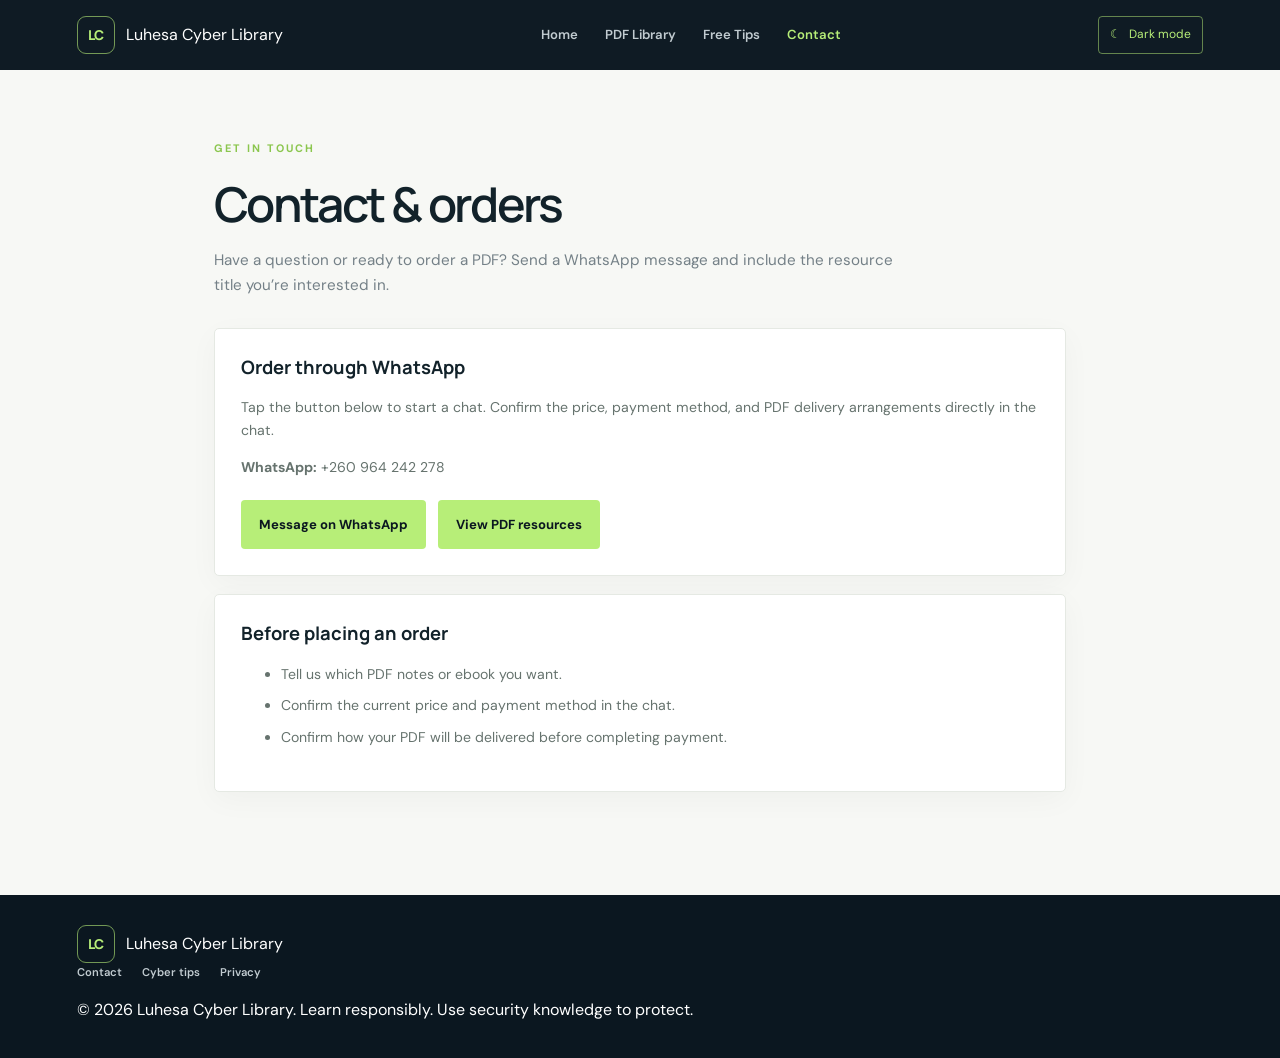
<file: contact.html>
<!DOCTYPE html>
<html lang="en">
<head>
  <meta charset="UTF-8">
  <script async src="https://pagead2.googlesyndication.com/pagead/js/adsbygoogle.js?client=ca-pub-8002602177546932"
     crossorigin="anonymous"></script>
  <meta name="viewport" content="width=device-width, initial-scale=1">
  <title>Contact &amp; Orders | Luhesa Cyber Library</title>
  <link rel="stylesheet" href="style.css">
</head>
<body>
  <header class="site-header">
    <a class="brand" href="index.html"><span class="brand-mark">LC</span> Luhesa Cyber Library</a>
    <nav aria-label="Main navigation"><a href="index.html">Home</a><a href="index.html#books">PDF Library</a><a href="tips.html">Free Tips</a><a href="contact.html" aria-current="page">Contact</a></nav>
    <button class="theme-toggle" type="button" data-theme-toggle aria-label="Switch to dark mode">
  <span data-theme-icon aria-hidden="true">☾</span>
  <span data-theme-label>Dark mode</span>
</button>
  </header>
  <main class="page-main">
    <div class="page-heading"><p class="eyebrow">GET IN TOUCH</p><h1>Contact &amp; orders</h1><p>Have a question or ready to order a PDF? Send a WhatsApp message and include the resource title you’re interested in.</p></div>
    <section class="content-card">
      <h2>Order through WhatsApp</h2>
      <p>Tap the button below to start a chat. Confirm the price, payment method, and PDF delivery arrangements directly in the chat.</p>
      <p><strong>WhatsApp:</strong> +260 964 242 278</p>
      <div class="contact-actions"><a class="button button-primary" href="https://wa.me/260964242278?text=Hello%2C%20I%20have%20a%20question%20about%20your%20PDF%20books%20and%20notes.">Message on WhatsApp</a><a class="button button-light" href="index.html#books">View PDF resources</a></div>
    </section>
    <section class="content-card"><h2>Before placing an order</h2><ul><li>Tell us which PDF notes or ebook you want.</li><li>Confirm the current price and payment method in the chat.</li><li>Confirm how your PDF will be delivered before completing payment.</li></ul></section>
  </main>
  <footer class="site-footer"><a class="brand" href="index.html"><span class="brand-mark">LC</span> Luhesa Cyber Library</a><div class="footer-links"><a href="contact.html">Contact</a><a href="tips.html">Cyber tips</a><a href="privacy.html">Privacy</a></div><p>© 2026 Luhesa Cyber Library. Learn responsibly. Use security knowledge to protect.</p></footer>
</body>
</html>
</file>
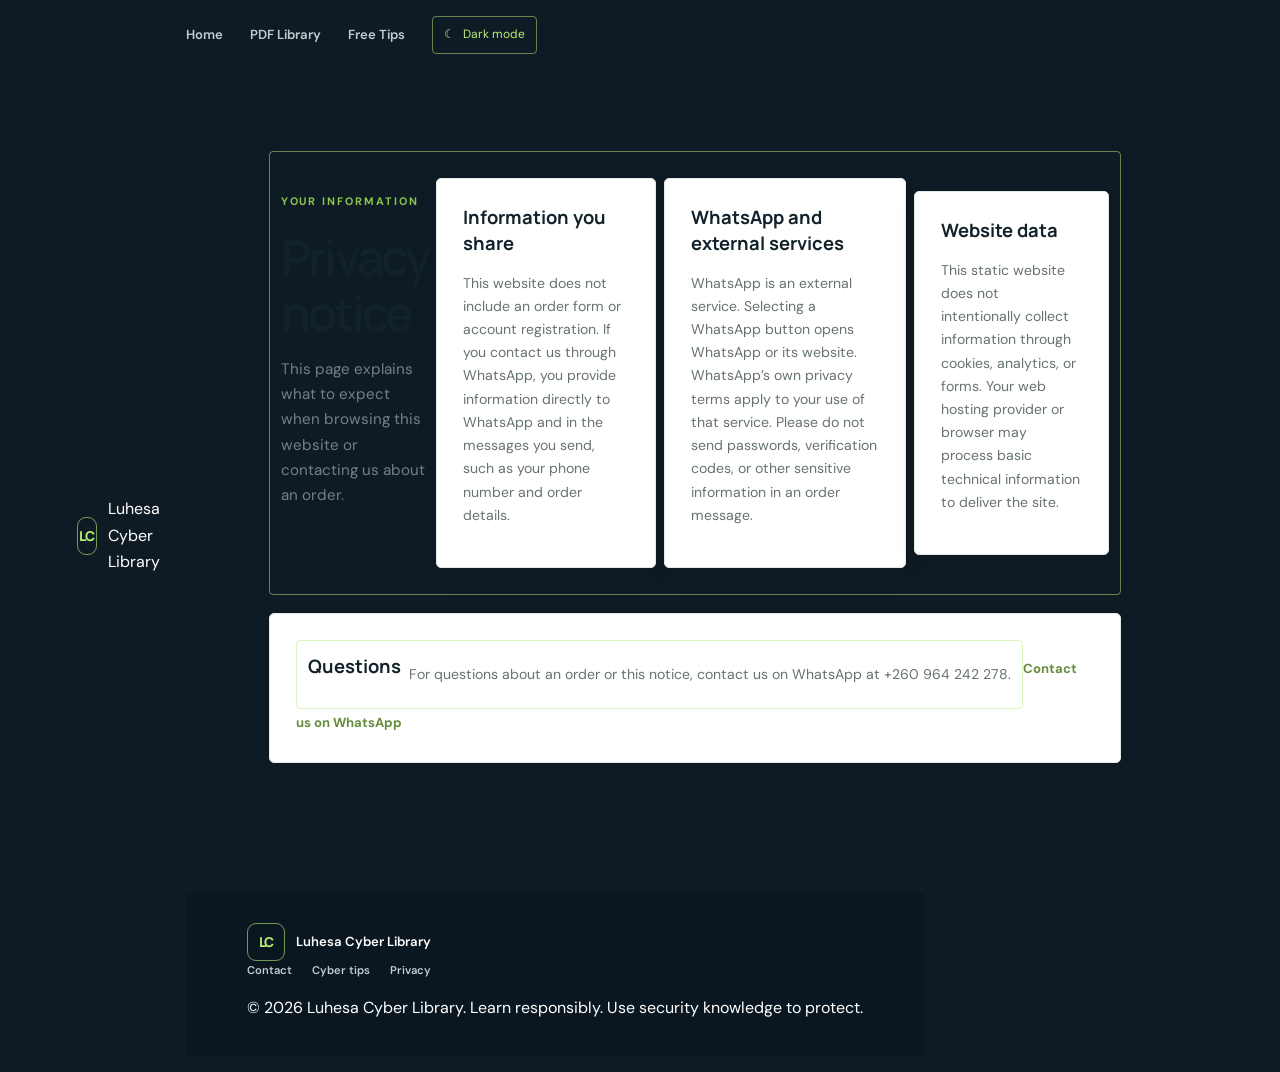
<file: privacy.html>
<!DOCTYPE html>
<html lang="en">
<head>
  <meta charset="UTF-8">
  <script async src="https://pagead2.googlesyndication.com/pagead/js/adsbygoogle.js?client=ca-pub-8002602177546932"
     crossorigin="anonymous"></script>
  <meta name="viewport" content="width=device-width, initial-scale=1">
  <title>Privacy | Luhesa Cyber Library</title>
  <link rel="stylesheet" href="style.css">
</head>
<body>
  <header class="site-header"><a class="brand" href="index.html"><span class="brand-mark">LC</span> Luhesa Cyber Library</a>
    <nav aria-label="Main navigation"><a href="index.html">Home</a><a href="index.html#books">PDF Library</a><a href="tips.html">Free Tips</a><a <button class="theme-toggle" type="button" data-theme-toggle aria-label="Switch to dark mode">
  <span data-theme-icon aria-hidden="true">☾</span>
  <span data-theme-label>Dark mode</span>
</button>
  <main class="page-main">
    <div class="page-heading"><p class="eyebrow">YOUR INFORMATION</p><h1>Privacy notice</h1><p>This page explains what to expect when browsing this website or contacting us about an order.</p></div>
    <section class="content-card"><h2>Information you share</h2><p>This website does not include an order form or account registration. If you contact us through WhatsApp, you provide information directly to WhatsApp and in the messages you send, such as your phone number and order details.</p></section>
    <section class="content-card"><h2>WhatsApp and external services</h2><p>WhatsApp is an external service. Selecting a WhatsApp button opens WhatsApp or its website. WhatsApp’s own privacy terms apply to your use of that service. Please do not send passwords, verification codes, or other sensitive information in an order message.</p></section>
    <section class="content-card"><h2>Website data</h2><p>This static website does not intentionally collect information through cookies, analytics, or forms. Your web hosting provider or browser may process basic technical information to deliver the site.</p></section>
    <section class="content-card"><h2>Questions</h2><p>For questions about an order or this notice, contact us on WhatsApp at +260 964 242 278.</p><a class="text-link" href="https://wa.me/260964242278?text=Hello%2C%20I%20have%20a%20privacy%20question.">Contact us on WhatsApp</a></section>
  </main>
  <footer class="site-footer"><a class="brand" href="index.html"><span class="brand-mark">LC</span> Luhesa Cyber Library</a><div class="footer-links"><a href="contact.html">Contact</a><a href="tips.html">Cyber tips</a><a href="privacy.html">Privacy</a></div><p>© 2026 Luhesa Cyber Library. Learn responsibly. Use security knowledge to protect.</p></footer>
</body>
</html>
</file>
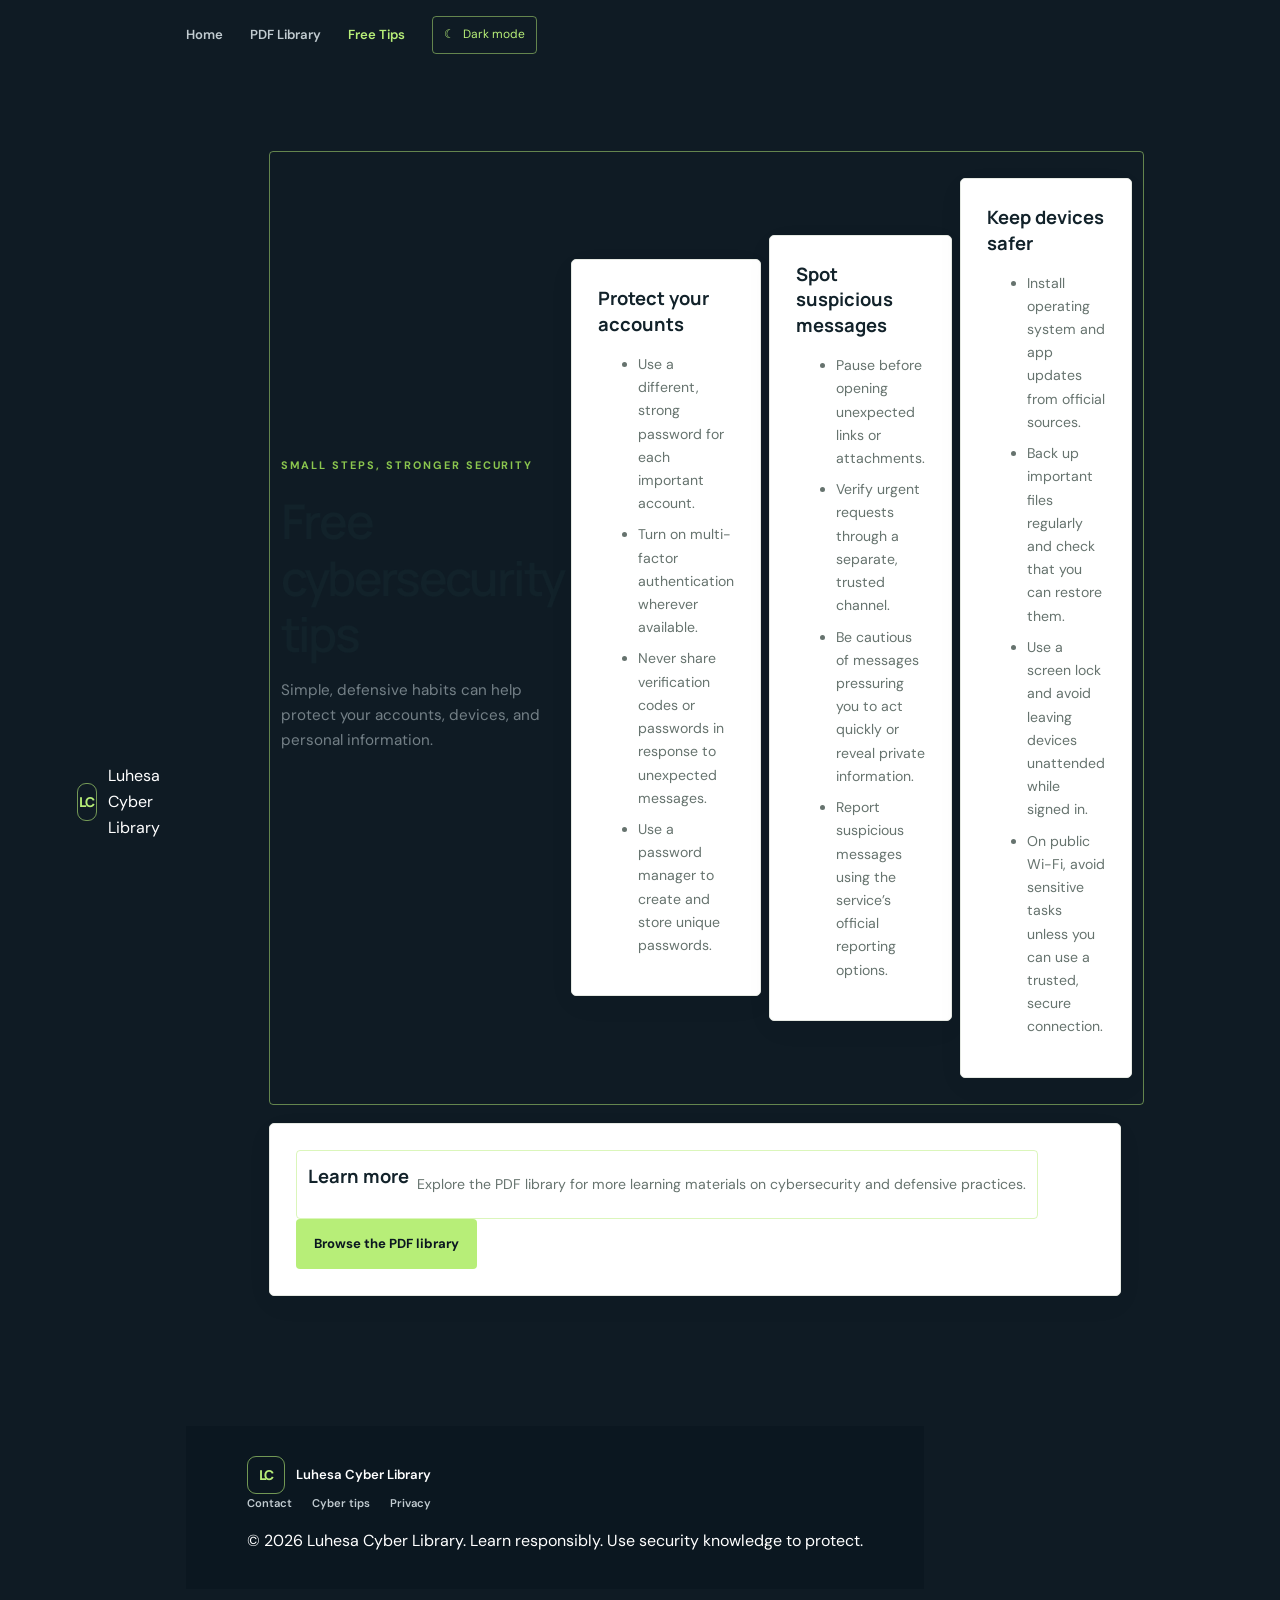
<file: tips.html>
<!DOCTYPE html>
<html lang="en">
<head>
  <meta charset="UTF-8">
  <script async src="https://pagead2.googlesyndication.com/pagead/js/adsbygoogle.js?client=ca-pub-8002602177546932"
     crossorigin="anonymous"></script>
  <meta name="viewport" content="width=device-width, initial-scale=1">
  <title>Free Cybersecurity Tips | Luhesa Cyber Library</title>
  <link rel="stylesheet" href="style.css">
</head>
<body>
  <header class="site-header"><a class="brand" href="index.html"><span class="brand-mark">LC</span> Luhesa Cyber Library</a>
    <nav aria-label="Main navigation"><a href="index.html">Home</a><a href="index.html#books">PDF Library</a><a href="tips.html" aria-current="page">Free Tips</a><a <button class="theme-toggle" type="button" data-theme-toggle aria-label="Switch to dark mode">
  <span data-theme-icon aria-hidden="true">☾</span>
  <span data-theme-label>Dark mode</span>
</button>
  <main class="page-main">
    <div class="page-heading"><p class="eyebrow">SMALL STEPS, STRONGER SECURITY</p><h1>Free cybersecurity tips</h1><p>Simple, defensive habits can help protect your accounts, devices, and personal information.</p></div>
    <section class="content-card"><h2>Protect your accounts</h2><ul><li>Use a different, strong password for each important account.</li><li>Turn on multi-factor authentication wherever available.</li><li>Never share verification codes or passwords in response to unexpected messages.</li><li>Use a password manager to create and store unique passwords.</li></ul></section>
    <section class="content-card"><h2>Spot suspicious messages</h2><ul><li>Pause before opening unexpected links or attachments.</li><li>Verify urgent requests through a separate, trusted channel.</li><li>Be cautious of messages pressuring you to act quickly or reveal private information.</li><li>Report suspicious messages using the service’s official reporting options.</li></ul></section>
    <section class="content-card"><h2>Keep devices safer</h2><ul><li>Install operating system and app updates from official sources.</li><li>Back up important files regularly and check that you can restore them.</li><li>Use a screen lock and avoid leaving devices unattended while signed in.</li><li>On public Wi-Fi, avoid sensitive tasks unless you can use a trusted, secure connection.</li></ul></section>
    <section class="content-card"><h2>Learn more</h2><p>Explore the PDF library for more learning materials on cybersecurity and defensive practices.</p><a class="button button-primary" href="index.html#books">Browse the PDF library</a></section>
  </main>
  <footer class="site-footer"><a class="brand" href="index.html"><span class="brand-mark">LC</span> Luhesa Cyber Library</a><div class="footer-links"><a href="contact.html">Contact</a><a href="tips.html">Cyber tips</a><a href="privacy.html">Privacy</a></div><p>© 2026 Luhesa Cyber Library. Learn responsibly. Use security knowledge to protect.</p></footer>
</body>
</html>
</file>
<file: style.css>
@import url('https://fonts.googleapis.com/css2?family=DM+Sans:wght@400;500;600;700&family=Manrope:wght@400;500;600;700;800&display=swap');

:root {
  --ink: #12222a;
  --deep: #0b1720;
  --deep-soft: #12252d;
  --green: #b7ee78;
  --green-dark: #8bc64e;
  --paper: #f7f8f5;
  --white: #fff;
  --muted: #748087;
  --line: #e5e9e3;
  --shadow: 0 18px 55px rgba(11, 23, 32, .09);
}
* { box-sizing: border-box; }
html { scroll-behavior: smooth; scroll-padding-top: 90px; }
body { margin: 0; background: var(--paper); color: var(--ink); font-family: 'DM Sans', sans-serif; line-height: 1.65; }
a { color: inherit; }
.announcement { align-items: center; background: var(--green); color: var(--deep); display: flex; font-size: .73rem; font-weight: 700; gap: 10px; justify-content: center; letter-spacing: .035em; min-height: 34px; padding: 5px 16px; text-align: center; }
.announcement-dot, .status-pulse { background: #347545; border-radius: 50%; display: inline-block; height: 7px; width: 7px; }
.announcement-divider { opacity: .55; }
.site-header { align-items: center; background: rgba(11, 23, 32, .98); color: var(--white); display: flex; justify-content: space-between; padding: 16px max(6%, calc((100% - 1180px) / 2)); position: sticky; top: 0; z-index: 20; }
.brand { align-items: center; color: inherit; display: inline-flex; gap: 11px; text-decoration: none; }
.brand-mark { align-items: center; border: 1px solid rgba(183,238,120,.6); border-radius: 9px; color: var(--green); display: inline-flex; font: 800 .85rem 'Manrope', sans-serif; height: 38px; justify-content: center; letter-spacing: -.08em; width: 38px; }
.brand-mark span { color: var(--white); }
.brand-name { display: grid; font: 600 .65rem/1.35 'Manrope', sans-serif; letter-spacing: .19em; }
.brand-name b { color: var(--green); font-size: .63rem; font-weight: 600; }
nav, .footer-links { align-items: center; display: flex; flex-wrap: wrap; gap: 27px; }
nav a, .footer-links a { color: #c1cbd0; font-size: .82rem; font-weight: 600; text-decoration: none; transition: color .18s ease; }
nav a:hover, nav a[aria-current="page"], .footer-links a:hover { color: var(--green); }
nav .nav-cta { border: 1px solid rgba(183,238,120,.52); border-radius: 5px; color: var(--green); padding: 8px 13px; }
nav .nav-cta span { padding-left: 5px; }
.hero { align-items: center; background: radial-gradient(ellipse at 74% 52%, rgba(52,104,75,.22), transparent 34%), var(--deep); color: var(--white); display: grid; grid-template-columns: 1.05fr .95fr; min-height: 570px; overflow: hidden; padding: 82px max(8%, calc((100% - 1100px) / 2)) 90px; position: relative; }
.hero-copy { max-width: 620px; position: relative; z-index: 2; }
.eyebrow { align-items: center; color: var(--green-dark); display: flex; font-size: .68rem; font-weight: 700; gap: 10px; letter-spacing: .18em; margin: 0 0 18px; }
.hero .eyebrow { color: var(--green); }
.eyebrow-line { background: currentColor; display: inline-block; height: 1px; opacity: .8; width: 26px; }
.hero h1 { font: 600 clamp(2.8rem, 5.2vw, 4.7rem)/1.08 'Manrope', sans-serif; letter-spacing: -.065em; margin: 0 0 22px; }
h1 em, h2 em { color: var(--green); font-style: normal; }
.hero-intro { color: #b8c5c7; font-size: 1rem; line-height: 1.85; margin: 0; max-width: 510px; }
.hero-actions { align-items: center; display: flex; flex-wrap: wrap; gap: 24px; margin-top: 30px; }
.button { align-items: center; border: 1px solid transparent; border-radius: 4px; display: inline-flex; font-size: .82rem; font-weight: 700; gap: 13px; justify-content: center; padding: 13px 17px; text-decoration: none; transition: transform .18s ease, background .18s ease, color .18s ease; }
.button:hover { transform: translateY(-2px); }
.button-primary { background: var(--green); color: var(--deep); }
.button-primary:hover, .button-small:hover { background: #cef99a; }
.text-action { color: #d3dddb; font-size: .82rem; font-weight: 600; text-decoration: none; }
.text-action span { color: var(--green); padding-left: 5px; }
.hero-proof { align-items: center; color: #aab8b8; display: flex; flex-wrap: wrap; font-size: .7rem; gap: 12px; margin-top: 42px; }
.proof-icon { align-items: center; background: rgba(183,238,120,.13); border-radius: 50%; color: var(--green); display: inline-flex; height: 19px; justify-content: center; width: 19px; }
.proof-divider { background: #46565a; height: 14px; width: 1px; }
.hero-art { align-items: center; display: flex; height: 400px; justify-content: center; position: relative; }
.orbit { border: 1px solid rgba(183,238,120,.12); border-radius: 50%; position: absolute; }
.orbit-one { height: 360px; transform: rotate(-24deg) scaleY(.65); width: 360px; }
.orbit-two { border-color: rgba(183,238,120,.2); height: 290px; transform: rotate(38deg) scaleY(.76); width: 290px; }
.shield-card { align-items: center; color: var(--green); display: flex; flex-direction: column; height: 260px; justify-content: center; position: relative; width: 220px; }
.shield-card svg { filter: drop-shadow(0 0 24px rgba(183,238,120,.15)); height: 164px; position: relative; width: 140px; z-index: 1; }
.shield-glow { background: rgba(183,238,120,.1); border-radius: 50%; filter: blur(25px); height: 130px; position: absolute; width: 130px; }
.shield-caption { color: #94a5a2; font-size: .58rem; font-weight: 700; letter-spacing: .18em; line-height: 1.8; margin-top: 5px; text-align: center; }
.floating-note { align-items: center; backdrop-filter: blur(12px); background: rgba(255,255,255,.07); border: 1px solid rgba(255,255,255,.12); border-radius: 6px; display: flex; gap: 11px; padding: 12px 15px; position: absolute; }
.floating-note b, .floating-note small { display: block; }
.floating-note b { color: #edf2eb; font-size: .68rem; }
.floating-note small { color: #9daead; font-size: .6rem; margin-top: 2px; }
.note-top { right: 0; top: 55px; }
.note-bottom { bottom: 45px; left: 0; }
.mini-icon { align-items: center; background: rgba(183,238,120,.15); border-radius: 4px; color: var(--green); display: flex; font-size: .62rem; font-weight: 700; height: 31px; justify-content: center; width: 31px; }
.status-pulse { background: var(--green); box-shadow: 0 0 0 5px rgba(183,238,120,.12); margin: 0 5px; }
.art-spark { color: var(--green); opacity: .7; position: absolute; }
.spark-one { font-size: 1.5rem; right: 8%; top: 32%; }
.spark-two { bottom: 20%; font-size: 1rem; left: 12%; }
.hero-index { align-items: center; bottom: 30px; color: #7e8d8e; display: flex; font-size: .6rem; gap: 10px; letter-spacing: .12em; position: absolute; right: max(6%, calc((100% - 1180px) / 2)); }
.hero-index span { background: var(--green); height: 1px; width: 34px; }
.value-strip { background: #fff; border-bottom: 1px solid var(--line); border-top: 1px solid var(--line); display: grid; grid-template-columns: repeat(3, 1fr); padding: 24px max(10%, calc((100% - 1000px) / 2)); }
.value-strip > div { align-items: center; display: flex; gap: 13px; justify-content: center; padding: 5px 15px; }
.value-strip > div + div { border-left: 1px solid var(--line); }
.value-symbol { color: #799855; font-size: 1.2rem; }
.value-strip b, .value-strip small { display: block; }
.value-strip b { color: var(--ink); font: 700 .74rem 'Manrope', sans-serif; }
.value-strip small { color: var(--muted); font-size: .66rem; margin-top: 3px; }
.section { margin: 0 auto; max-width: 1180px; padding: 94px 38px; }
.section-heading { align-items: end; display: flex; justify-content: space-between; margin-bottom: 36px; }
.section-heading h2, .callout h2, .page-heading h1 { color: var(--ink); font: 600 clamp(2rem, 3.2vw, 2.8rem)/1.18 'Manrope', sans-serif; letter-spacing: -.055em; margin: 0; }
.section-heading h2 em { color: #6f9c40; }
.section-heading > p { color: var(--muted); font-size: .83rem; line-height: 1.8; margin: 0 0 2px; max-width: 350px; }
.product-grid { display: grid; gap: 18px; grid-template-columns: repeat(2, 1fr); }
.product-card { background: var(--white); border: 1px solid var(--line); border-radius: 5px; display: flex; flex-direction: column; min-height: 315px; padding: 25px 27px 22px; position: relative; transition: border-color .2s ease, box-shadow .2s ease, transform .2s ease; }
.product-card:hover { border-color: #b9c9a7; box-shadow: var(--shadow); transform: translateY(-3px); }
.product-topline { align-items: center; display: flex; justify-content: space-between; }
.product-number { color: #919b96; font-size: .58rem; font-weight: 700; letter-spacing: .13em; }
.product-symbol { align-items: center; background: #f0f4eb; border-radius: 50%; color: #77964e; display: flex; font-size: 1rem; height: 34px; justify-content: center; width: 34px; }
.category { color: #78974f; font-size: .59rem; font-weight: 700; letter-spacing: .15em; margin: 17px 0 8px; }
.product-card h3 { color: var(--ink); font: 700 1.22rem/1.35 'Manrope', sans-serif; letter-spacing: -.035em; margin: 0 0 10px; }
.product-description { color: #758087; font-size: .78rem; line-height: 1.75; margin: 0 0 21px; max-width: 390px; }
.product-bottom { align-items: end; border-top: 1px solid #edf0eb; display: flex; justify-content: space-between; margin-top: auto; padding-top: 15px; }
.price-label { color: #9aa39c; display: block; font-size: .54rem; font-weight: 700; letter-spacing: .13em; margin-bottom: 2px; }
.price { color: var(--ink); font: 700 1.04rem 'Manrope', sans-serif; }
.button-small { background: var(--deep); border-radius: 3px; color: var(--white); font-size: .72rem; padding: 10px 14px; }
.button-small:hover { color: var(--deep); }
.featured-card { border-color: #b4c898; }
.featured-ribbon { background: var(--green); color: var(--deep); font-size: .53rem; font-weight: 800; letter-spacing: .1em; padding: 6px 10px; position: absolute; right: 0; top: 0; }
.order-note { color: #8a9490; font-size: .68rem; margin: 20px 0 0; text-align: center; }
.order-note span { color: #78974f; margin-right: 5px; }
.editorial-band { align-items: center; background: #ecf1e8; display: grid; gap: 30px; grid-template-columns: auto 1fr 1fr; padding: 49px max(10%, calc((100% - 1000px) / 2)); }
.editorial-mark { color: #91ae70; font: 5rem/1 Georgia, serif; align-self: start; }
.editorial-band .eyebrow { margin-bottom: 9px; }
.editorial-band h2 { color: var(--ink); font: 600 clamp(1.5rem, 2.4vw, 2.1rem)/1.3 'Manrope', sans-serif; letter-spacing: -.05em; margin: 0; }
.editorial-band h2 em { color: #6f9c40; }
.editorial-band > p { color: #68746d; font-size: .78rem; line-height: 1.85; margin: 0; }
.callout { align-items: center; background: var(--deep-soft); color: var(--white); display: flex; gap: 30px; justify-content: space-between; padding: 50px max(10%, calc((100% - 1000px) / 2)); }
.callout .eyebrow { color: var(--green); margin-bottom: 9px; }
.callout h2 { color: var(--white); font-size: clamp(1.55rem, 2.6vw, 2.1rem); }
.callout p:last-child { color: #b2c0bc; font-size: .78rem; margin: 9px 0 0; }
.button-light { background: var(--green); color: var(--deep); flex-shrink: 0; }
.button-light:hover { background: #cef99a; }
.site-footer { background: var(--deep); color: var(--white); padding: 30px max(6%, calc((100% - 1180px) / 2)) 18px; }
.footer-main { align-items: center; display: flex; gap: 30px; justify-content: space-between; padding-bottom: 24px; }
.footer-main > p { color: #829194; font-size: .7rem; margin: 0; }
.footer-links { gap: 20px; }
.footer-links a { font-size: .7rem; }
.footer-bottom { align-items: center; border-top: 1px solid rgba(255,255,255,.1); color: #829194; display: flex; flex-wrap: wrap; font-size: .62rem; gap: 10px 24px; justify-content: space-between; padding-top: 15px; }
.footer-bottom a { color: var(--green); text-decoration: none; }
.page-main { margin: 0 auto; max-width: 900px; min-height: 60vh; padding: 70px 24px 85px; }
.page-heading { margin-bottom: 30px; }
.page-heading > p:last-child { color: var(--muted); font-size: .95rem; max-width: 700px; }
.page-heading h1 { font-size: clamp(2.2rem, 4vw, 3rem); }
.content-card { background: var(--white); border: 1px solid var(--line); border-radius: 5px; box-shadow: 0 8px 30px rgba(11,23,32,.035); margin: 18px 0; padding: 26px; }
.content-card h2, .content-card h3 { color: var(--ink); font: 700 1.15rem 'Manrope', sans-serif; line-height: 1.4; }
.content-card h2:first-child, .content-card h3:first-child { margin-top: 0; }
.content-card p, .content-card li { color: #66736e; font-size: .88rem; }
.content-card li { margin: 8px 0; }
.contact-actions { display: flex; flex-wrap: wrap; gap: 12px; margin-top: 20px; }
.text-link { color: #668d3f; font-weight: 700; }
@media (max-width: 850px) {
  .site-header { padding-left: 5%; padding-right: 5%; }
  nav { gap: 16px; }
  .hero { grid-template-columns: 1fr .8fr; padding-left: 7%; padding-right: 7%; }
  .hero h1 { font-size: clamp(2.6rem, 6vw, 4rem); }
  .hero-art { transform: scale(.88); }
  .section { padding-left: 26px; padding-right: 26px; }
  .footer-main { flex-wrap: wrap; }
}
@media (max-width: 650px) {
  .announcement { font-size: .62rem; }
  .site-header { align-items: flex-start; flex-direction: column; gap: 14px; padding-bottom: 13px; padding-top: 13px; }
  nav { gap: 12px 18px; }
  nav a { font-size: .75rem; }
  .hero { grid-template-columns: 1fr; min-height: unset; padding: 62px 7% 76px; }
  .hero h1 { font-size: clamp(2.8rem, 12vw, 4rem); }
  .hero-art { height: 300px; margin-top: 5px; transform: scale(.82); }
  .hero-index { bottom: 20px; }
  .value-strip { grid-template-columns: 1fr; padding: 12px 7%; }
  .value-strip > div { justify-content: flex-start; padding: 12px 4px; }
  .value-strip > div + div { border-left: 0; border-top: 1px solid var(--line); }
  .section { padding: 65px 20px; }
  .section-heading { align-items: flex-start; flex-direction: column; gap: 13px; }
  .product-grid { grid-template-columns: 1fr; }
  .product-card { min-height: 290px; }
  .editorial-band { gap: 15px; grid-template-columns: auto 1fr; padding: 38px 7%; }
  .editorial-band > p { grid-column: 2; }
  .editorial-mark { font-size: 3.5rem; }
  .callout { align-items: flex-start; flex-direction: column; padding: 40px 7%; }
  .footer-main { align-items: flex-start; flex-direction: column; gap: 14px; }
  .footer-bottom { align-items: flex-start; flex-direction: column; }
}
@media (prefers-reduced-motion: reduce) {
  *, *::before, *::after { scroll-behavior: auto !important; transition-duration: .01ms !important; }
}.theme-toggle {
  align-items: center;
  background: transparent;
  border: 1px solid rgba(183, 238, 120, .5);
  border-radius: 4px;
  color: var(--green);
  cursor: pointer;
  display: inline-flex;
  font: inherit;
  font-size: .75rem;
  gap: 8px;
  padding: 8px 11px;
}
.theme-toggle:hover {
  background: rgba(183, 238, 120, .1);
}

html[data-theme="dark"] body {
  --paper: #101a1e;
  --white: #172328;
  --ink: #edf2eb;
  --muted: #aab8b3;
  --line: #2b393a;
  background: var(--paper);
  color: var(--ink);
}
html[data-theme="dark"] .announcement {
  background: #243525;
  color: #d8f6bb;
}
html[data-theme="dark"] .site-header {
  background: #081116;
}
html[data-theme="dark"] .value-strip,
html[data-theme="dark"] .product-card,
html[data-theme="dark"] .content-card {
  background: #172328;
  border-color: #2b393a;
}
html[data-theme="dark"] .value-strip b,
html[data-theme="dark"] .product-card h3,
html[data-theme="dark"] .price,
html[data-theme="dark"] .content-card h2,
html[data-theme="dark"] .content-card h3,
html[data-theme="dark"] .page-heading h1,
html[data-theme="dark"] .section-heading h2 {
  color: #edf2eb;
}
html[data-theme="dark"] .value-strip small,
html[data-theme="dark"] .product-description,
html[data-theme="dark"] .content-card p,
html[data-theme="dark"] .content-card li,
html[data-theme="dark"] .section-heading > p,
html[data-theme="dark"] .page-heading > p:last-child {
  color: #aab8b3;
}
html[data-theme="dark"] .product-bottom {
  border-color: #2b393a;
}
html[data-theme="dark"] .editorial-band {
  background: #1b2926;
}
html[data-theme="dark"] .editorial-band h2 {
  color: #edf2eb;
}
html[data-theme="dark"] .editorial-band > p {
  color: #b6c2bb;
}
html[data-theme="dark"] .featured-card {
  border-color: #78964f;
}
html[data-theme="dark"] .button-small {
  background: var(--green);
  color: #101a1e;
}
html[data-theme="dark"] .button-small:hover {
  background: #cef99a;
}
</file>
